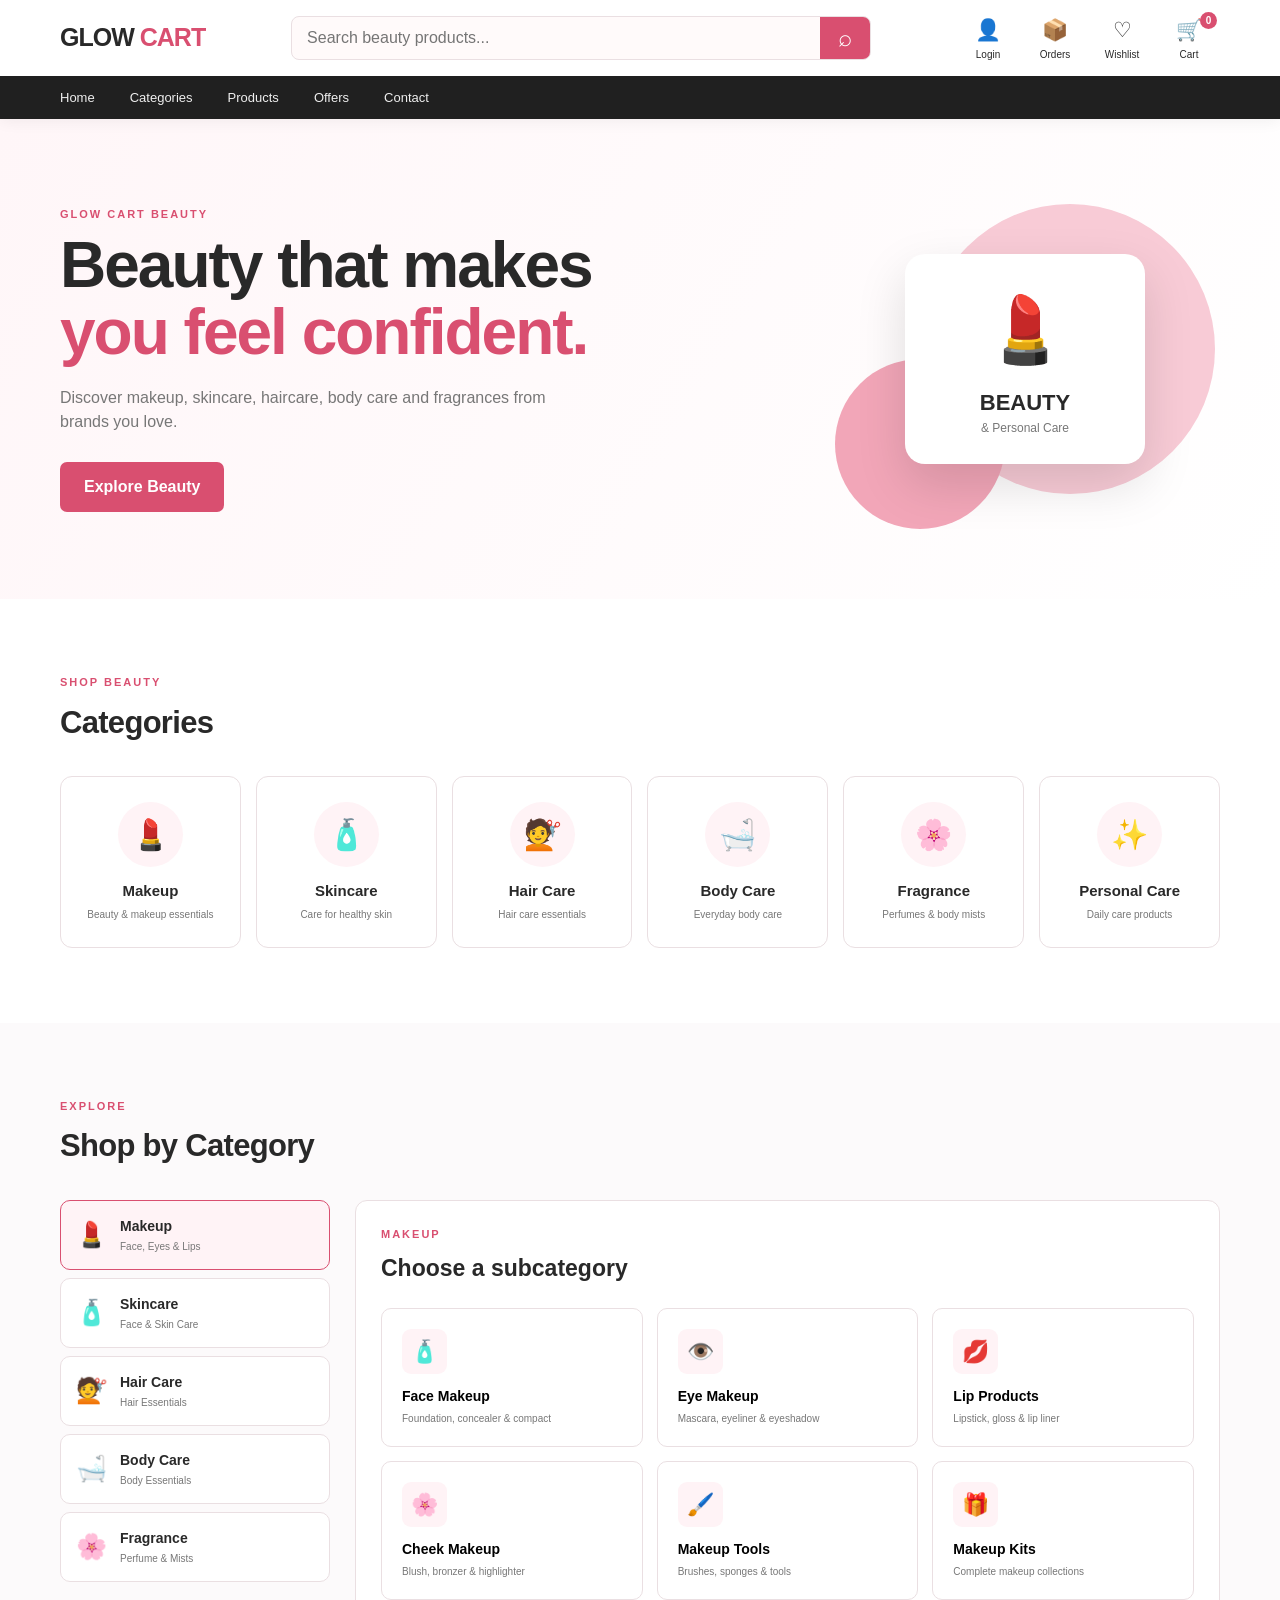
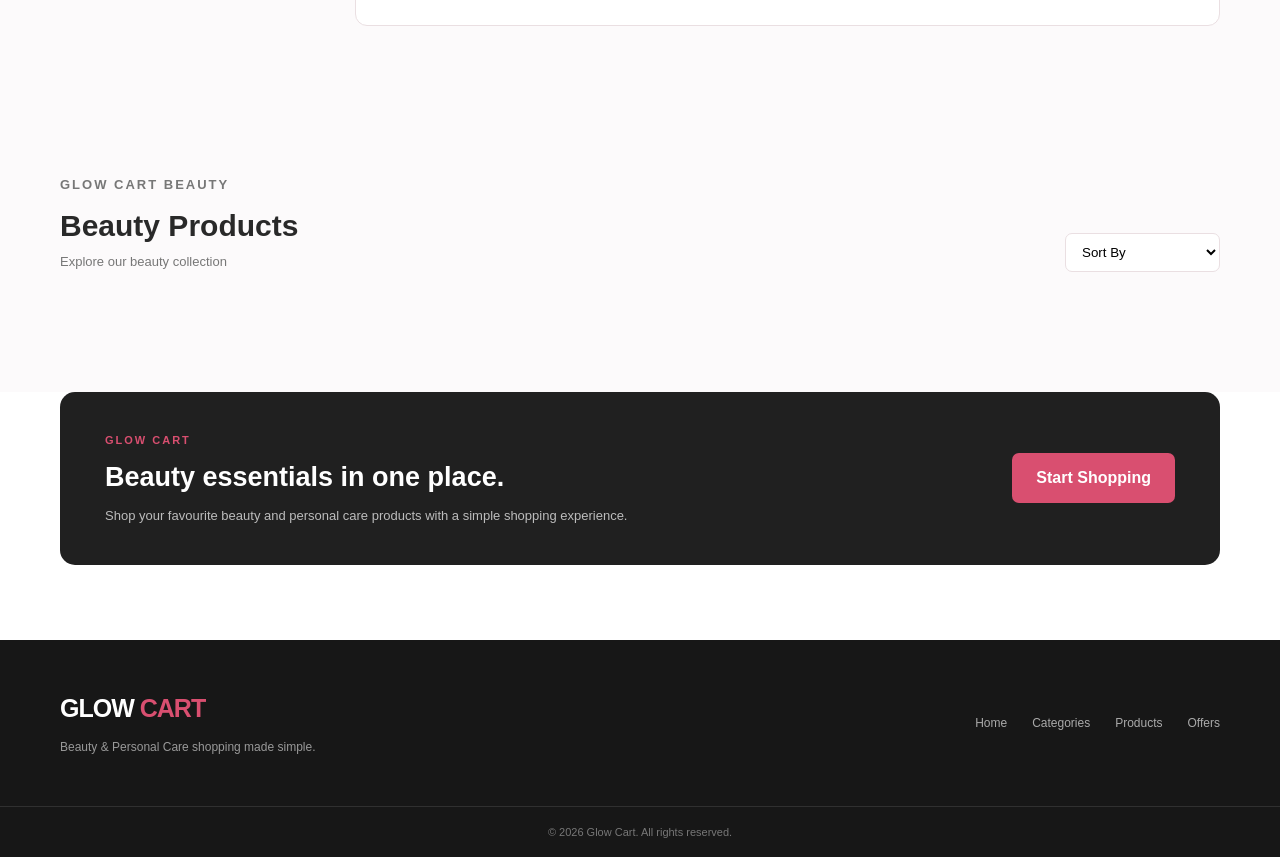
<file: index.html>
<!DOCTYPE html>
<html lang="en">
<head>
    <meta charset="UTF-8">
    <meta name="viewport" content="width=device-width, initial-scale=1.0">
    <meta name="description" content="Glow Cart - Beauty and Personal Care">
    <title>Glow Cart | Beauty & Personal Care</title>
    <link rel="stylesheet" href="css/style.css">
    <link rel="stylesheet" href="css/products.css">
</head>
<body>

<header class="header">
    <div class="container top-header">

        <a href="index.html" class="logo">
            GLOW <span>CART</span>
        </a>

        <div class="search-box">
            <input type="text" id="searchInput" placeholder="Search beauty products...">
            <button id="searchBtn">⌕</button>
        </div>

        <div class="header-actions">

            <div class="account-wrapper">
    <button class="header-btn account-btn" id="accountBtn" type="button">
        <span>👤</span>
        <small id="accountText">Login</small>
    </button>

    <div class="account-menu" id="accountMenu">
        <a href="pages/login.html" id="loginLink">Login</a>
        <a href="pages/register.html" id="registerLink">Register</a>

        <a href="pages/orders.html" id="ordersLink" style="display:none;">
            My Orders
        </a>

        <button id="logoutBtn" style="display:none;">
            Logout
        </button>
    </div>
</div>

            <a href="pages/orders.html" class="header-btn">
                <span>📦</span>
                <small>Orders</small>
            </a>

            <a href="pages/wishlist.html" class="header-btn" id="wishlistBtn">
                <span>♡</span>
                <small>Wishlist</small>
            </a>

            <a href="pages/cart.html" class="header-btn cart-button" id="cartBtn">
                <span>🛒</span>
                <small>Cart</small>
                <b id="cartCount">0</b>
            </a>

        </div>

    </div>

    <nav class="nav">
        <div class="container nav-inner">
            <a href="#home">Home</a>
            <a href="#categories">Categories</a>
            <a href="#productsSection">Products</a>
            <a href="#offers">Offers</a>
            <a href="#footer">Contact</a>
        </div>
    </nav>

</header>

<main>

<section class="hero" id="home">
    <div class="container hero-content">

        <div class="hero-text">
            <p class="eyebrow">GLOW CART BEAUTY</p>

            <h1>
                Beauty that makes
                <span>you feel confident.</span>
            </h1>

            <p>
                Discover makeup, skincare, haircare, body care and fragrances
                from brands you love.
            </p>

            <a href="#categories" class="primary-btn">
                Explore Beauty
            </a>
        </div>

        <div class="hero-visual">
            <div class="circle circle-one"></div>
            <div class="circle circle-two"></div>

            <div class="beauty-card">
                <div class="beauty-icon">💄</div>
                <strong>BEAUTY</strong>
                <span>& Personal Care</span>
            </div>
        </div>

    </div>
</section>

<section class="categories" id="categories">
    <div class="container">

        <div class="section-heading">
            <div>
                <p class="eyebrow">SHOP BEAUTY</p>
                <h2>Categories</h2>
            </div>
        </div>

        <div class="category-grid">

            <button class="category-card" data-category="Makeup">
                <div class="category-icon">💄</div>
                <h3>Makeup</h3>
                <p>Beauty & makeup essentials</p>
            </button>

            <button class="category-card" data-category="Skincare">
                <div class="category-icon">🧴</div>
                <h3>Skincare</h3>
                <p>Care for healthy skin</p>
            </button>

            <button class="category-card" data-category="Hair Care">
                <div class="category-icon">💇</div>
                <h3>Hair Care</h3>
                <p>Hair care essentials</p>
            </button>

            <button class="category-card" data-category="Body Care">
                <div class="category-icon">🛁</div>
                <h3>Body Care</h3>
                <p>Everyday body care</p>
            </button>

            <button class="category-card" data-category="Fragrance">
                <div class="category-icon">🌸</div>
                <h3>Fragrance</h3>
                <p>Perfumes & body mists</p>
            </button>

            <button class="category-card" data-category="Personal Care">
                <div class="category-icon">✨</div>
                <h3>Personal Care</h3>
                <p>Daily care products</p>
            </button>

        </div>

    </div>
</section>

<section class="subcategory-section">
    <div class="container">

        <div class="section-heading">
            <div>
                <p class="eyebrow">EXPLORE</p>
                <h2>Shop by Category</h2>
            </div>
        </div>

        <div class="subcategory-layout">

            <div class="subcategory-menu">

                <button class="subcategory-item active" data-main="Makeup">
                    <span>💄</span>
                    <div>
                        <strong>Makeup</strong>
                        <small>Face, Eyes & Lips</small>
                    </div>
                </button>

                <button class="subcategory-item" data-main="Skincare">
                    <span>🧴</span>
                    <div>
                        <strong>Skincare</strong>
                        <small>Face & Skin Care</small>
                    </div>
                </button>

                <button class="subcategory-item" data-main="Hair Care">
                    <span>💇</span>
                    <div>
                        <strong>Hair Care</strong>
                        <small>Hair Essentials</small>
                    </div>
                </button>

                <button class="subcategory-item" data-main="Body Care">
                    <span>🛁</span>
                    <div>
                        <strong>Body Care</strong>
                        <small>Body Essentials</small>
                    </div>
                </button>

                <button class="subcategory-item" data-main="Fragrance">
                    <span>🌸</span>
                    <div>
                        <strong>Fragrance</strong>
                        <small>Perfume & Mists</small>
                    </div>
                </button>

            </div>

            <div class="subcategory-content">

                <div class="subcategory-header">
                    <div>
                        <p class="eyebrow">MAKEUP</p>
                        <h3>Choose a subcategory</h3>
                    </div>
                </div>

                <div class="subcategory-grid" id="subcategoryGrid"></div>

            </div>

        </div>

    </div>
</section>

<section class="products-section" id="productsSection">
    <div class="container">

        <div class="products-header">
            <div>
                <p class="eyebrow">GLOW CART BEAUTY</p>
                <h2 id="productsTitle">Beauty Products</h2>
                <p id="productsDescription">Explore our beauty collection</p>
            </div>

            <div class="product-controls">
                <select id="sortProducts">
                    <option value="default">Sort By</option>
                    <option value="low">Price: Low to High</option>
                    <option value="high">Price: High to Low</option>
                    <option value="rating">Highest Rated</option>
                </select>
            </div>
        </div>

        <div class="brand-filter" id="brandFilter"></div>

        <div class="products-grid" id="productsGrid"></div>

        <div class="no-products" id="noProducts">
            <div class="empty-icon">🔍</div>
            <h3>No products found</h3>
            <p>Try another category or brand.</p>
        </div>

    </div>
</section>

<section class="offers" id="offers">
    <div class="container offer-box">

        <div>
            <p class="eyebrow">GLOW CART</p>
            <h2>Beauty essentials in one place.</h2>
            <p>
                Shop your favourite beauty and personal care products
                with a simple shopping experience.
            </p>
        </div>

        <a href="#categories" class="primary-btn">
            Start Shopping
        </a>

    </div>
</section>

</main>

<footer class="footer" id="footer">
    <div class="container footer-content">

        <div>
            <a href="index.html" class="logo footer-logo">
                GLOW <span>CART</span>
            </a>

            <p>
                Beauty & Personal Care shopping made simple.
            </p>
        </div>

        <div class="footer-links">
            <a href="#home">Home</a>
            <a href="#categories">Categories</a>
            <a href="#productsSection">Products</a>
            <a href="#offers">Offers</a>
        </div>

    </div>

    <div class="footer-bottom">
        © 2026 Glow Cart. All rights reserved.
    </div>
</footer>

<div class="toast" id="toast"></div>

<script src="data/products.js"></script>
<script src="js/cart.js"></script>
<script src="js/app.js"></script>
<script src="js/products.js"></script>

<script>
document.addEventListener("DOMContentLoaded", function () {

    const accountBtn = document.getElementById("accountBtn");
    const accountMenu = document.getElementById("accountMenu");
    const accountText = document.getElementById("accountText");

    const loginLink = document.getElementById("loginLink");
    const registerLink = document.getElementById("registerLink");
    const ordersLink = document.getElementById("ordersLink");
    const logoutBtn = document.getElementById("logoutBtn");

    const loggedIn = localStorage.getItem("glowCartLoggedIn");
    const user = JSON.parse(localStorage.getItem("glowCartUser"));

    accountBtn.addEventListener("click", function (event) {
        event.stopPropagation();
        accountMenu.classList.toggle("show");
    });

    accountMenu.addEventListener("click", function (event) {
        event.stopPropagation();
    });

    document.addEventListener("click", function () {
        accountMenu.classList.remove("show");
    });

    if (loggedIn === "true" && user) {

        accountText.textContent = user.name;

        loginLink.style.display = "none";
        registerLink.style.display = "none";

        ordersLink.style.display = "block";
        logoutBtn.style.display = "block";

    } else {

        accountText.textContent = "Login";

        loginLink.style.display = "block";
        registerLink.style.display = "block";

        ordersLink.style.display = "none";
        logoutBtn.style.display = "none";
    }

    logoutBtn.addEventListener("click", function () {

        localStorage.removeItem("glowCartLoggedIn");

        window.location.reload();
    });

});
</script>

</body>
</html>
</file>
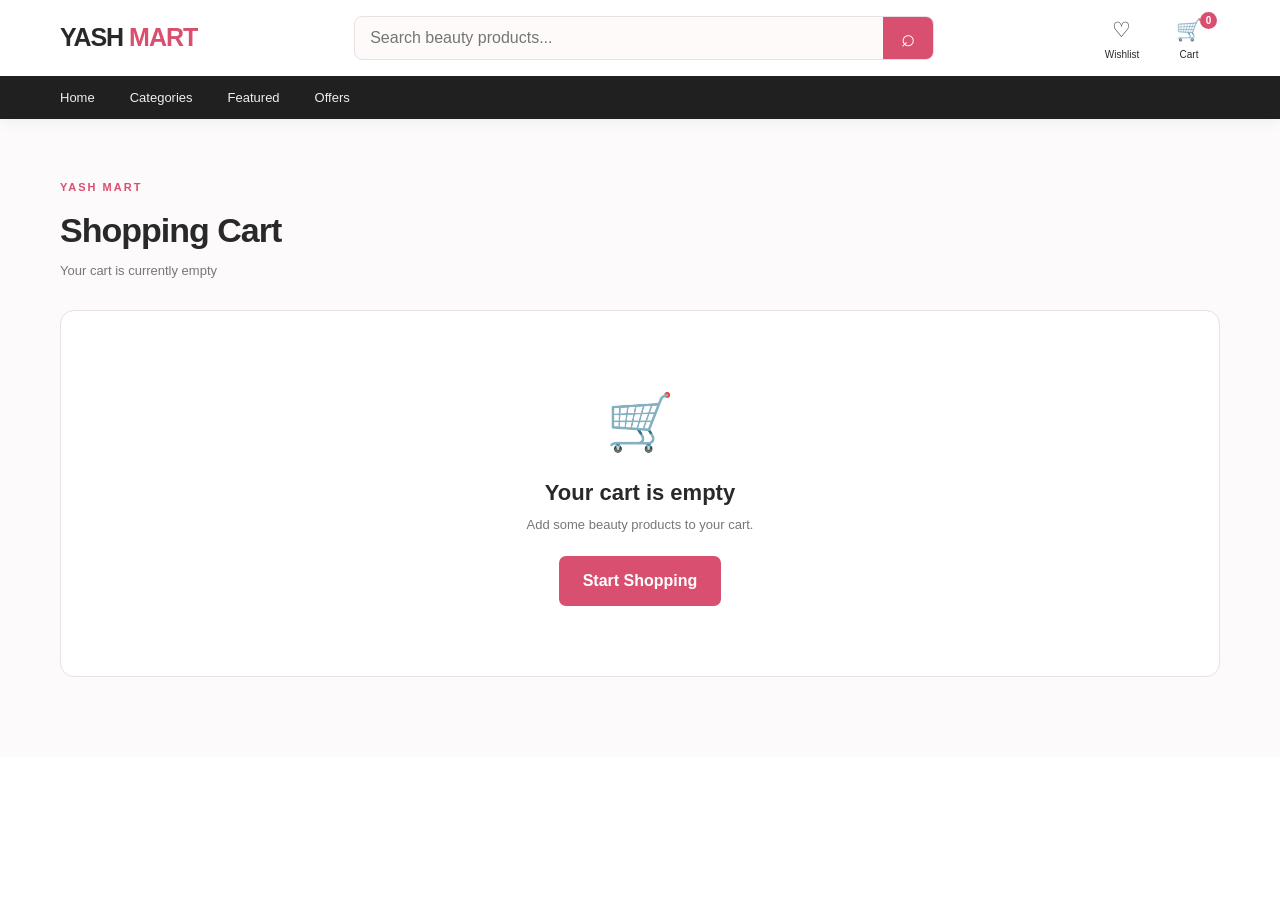
<file: pages/cart.html>
<!DOCTYPE html>
<html lang="en">
<head>
    <meta charset="UTF-8">
    <meta name="viewport" content="width=device-width, initial-scale=1.0">
    <title>Shopping Cart | YASH MART</title>

    <link rel="stylesheet" href="../css/style.css">
    <link rel="stylesheet" href="../css/cart.css">
</head>

<body>

<header class="header">

    <div class="container top-header">

        <a href="../index.html" class="logo">
            YASH <span>MART</span>
        </a>

        <div class="search-box">
            <input
                type="text"
                placeholder="Search beauty products..."
            >
            <button>⌕</button>
        </div>

        <div class="header-actions">

            <a href="wishlist.html" class="header-btn">
                <span>♡</span>
                <small>Wishlist</small>
            </a>

            <a href="cart.html" class="header-btn cart-button">
                <span>🛒</span>
                <small>Cart</small>
                <b id="cartCount">0</b>
            </a>

        </div>

    </div>

    <nav class="nav">
        <div class="container nav-inner">
            <a href="../index.html">Home</a>
            <a href="../index.html#categories">Categories</a>
            <a href="../index.html#featured">Featured</a>
            <a href="../index.html#offers">Offers</a>
        </div>
    </nav>

</header>

<main>

<section class="cart-section">

    <div class="container">

        <div class="page-heading">
            <p class="eyebrow">YASH MART</p>
            <h1>Shopping Cart</h1>
            <p id="cartItemsText">Your selected products</p>
        </div>

        <div id="cartEmpty" class="empty-state">

            <div class="empty-icon">🛒</div>

            <h2>Your cart is empty</h2>

            <p>
                Add some beauty products to your cart.
            </p>

            <a
                href="../index.html#categories"
                class="primary-btn">
                Start Shopping
            </a>

        </div>

        <div id="cartContent" class="cart-layout">

            <div class="cart-products" id="cartProducts"></div>

            <aside class="cart-summary">

                <h2>Order Summary</h2>

                <div class="summary-row">
                    <span>Subtotal</span>
                    <strong id="cartSubtotal">₹0</strong>
                </div>

                <div class="summary-row">
                    <span>Delivery</span>
                    <strong>FREE</strong>
                </div>

                <div class="summary-line"></div>

                <div class="summary-total">
                    <span>Total</span>
                    <strong id="cartTotal">₹0</strong>
                </div>

                <button
                    class="checkout-btn"
                    id="checkoutBtn">
                    Proceed to Checkout
                </button>

                <a
                    href="../index.html#categories"
                    class="continue-shopping">
                    ← Continue Shopping
                </a>

            </aside>

        </div>

    </div>

</section>

</main>

<div class="toast" id="toast"></div>

<script src="../data/products.js"></script>
<script src="../js/cart.js"></script>

<script>

const cartProducts =
    document.getElementById("cartProducts");

const cartContent =
    document.getElementById("cartContent");

const cartEmpty =
    document.getElementById("cartEmpty");

const cartSubtotal =
    document.getElementById("cartSubtotal");

const cartTotal =
    document.getElementById("cartTotal");

const cartItemsText =
    document.getElementById("cartItemsText");

function renderCart() {

    const cart = getCart();

    if (cart.length === 0) {

        cartEmpty.style.display = "block";
        cartContent.style.display = "none";

        cartItemsText.textContent =
            "Your cart is currently empty";

        return;
    }

    cartEmpty.style.display = "none";
    cartContent.style.display = "grid";

    cartItemsText.textContent =
        `${getCartItemsCount()} item(s) in your cart`;

    cartProducts.innerHTML = "";

    cart.forEach(product => {

        const item =
            document.createElement("div");

        item.className = "cart-item";

        item.innerHTML = `

            <div class="cart-product-image">
                ${product.image}
            </div>

            <div class="cart-product-info">

                <span class="cart-brand">
                    ${product.brand}
                </span>

                <h3>${product.name}</h3>

                <p>${product.type}</p>

                <strong>
                    ${formatCartPrice(product.price)}
                </strong>

            </div>

            <div class="quantity-control">

                <button
                    onclick="updateQuantity(${product.id}, -1)">
                    −
                </button>

                <span>${product.quantity}</span>

                <button
                    onclick="updateQuantity(${product.id}, 1)">
                    +
                </button>

            </div>

            <div class="cart-item-total">
                ${formatCartPrice(
                    product.price * product.quantity
                )}
            </div>

            <button
                class="remove-cart"
                onclick="removeFromCart(${product.id})">
                Remove
            </button>

        `;

        cartProducts.appendChild(item);
    });

    const total = getCartTotal();

    cartSubtotal.textContent =
        formatCartPrice(total);

    cartTotal.textContent =
        formatCartPrice(total);
}

document
    .getElementById("checkoutBtn")
    .addEventListener("click", () => {

        if (getCart().length === 0) {
            showToast("Your cart is empty");
            return;
        }

        window.location.href =
            "checkout.html";
    });

renderCart();
updateCartCount();

</script>

</body>
</html>
</file>
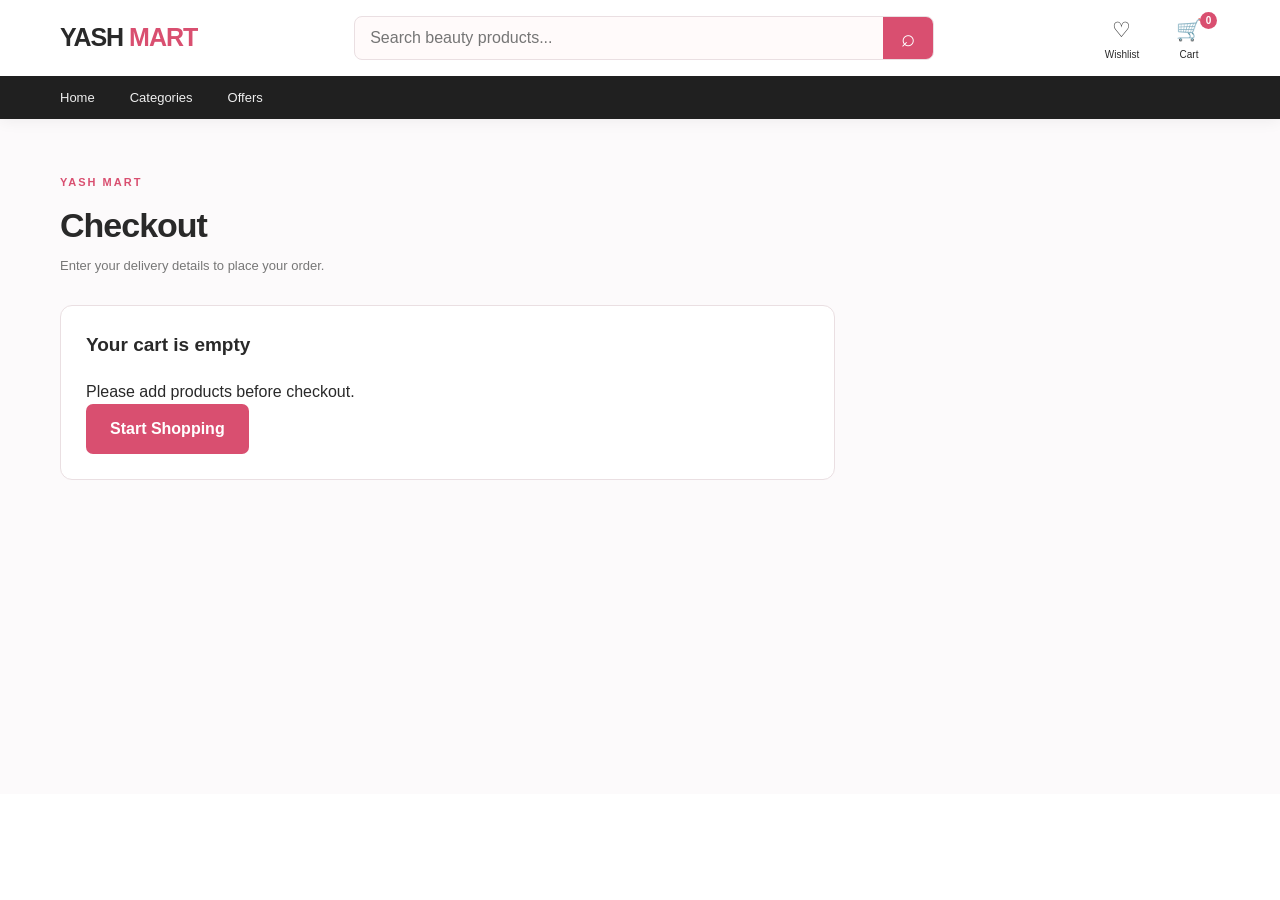
<file: pages/checkout.html>
<!DOCTYPE html>
<html lang="en">
<head>
    <meta charset="UTF-8">
    <meta name="viewport" content="width=device-width, initial-scale=1.0">

    <meta name="description" content="YASH MART Checkout">

    <title>Checkout | YASH MART</title>

    <link rel="stylesheet" href="../css/style.css">
    <link rel="stylesheet" href="../css/cart.css">

    <style>
        .checkout-section {
            padding: 55px 0 80px;
            background: #fcfafb;
            min-height: 75vh;
        }

        .checkout-layout {
            display: grid;
            grid-template-columns: 1fr 360px;
            gap: 25px;
            align-items: start;
        }

        .checkout-card {
            background: #ffffff;
            border: 1px solid #eadfe2;
            border-radius: 12px;
            padding: 25px;
            margin-bottom: 18px;
        }

        .checkout-card h2 {
            font-size: 19px;
            margin-bottom: 20px;
        }

        .form-grid {
            display: grid;
            grid-template-columns: 1fr 1fr;
            gap: 15px;
        }

        .form-group {
            display: flex;
            flex-direction: column;
            gap: 6px;
        }

        .form-group.full {
            grid-column: 1 / -1;
        }

        .form-group label {
            font-size: 12px;
            font-weight: 700;
        }

        .form-group input,
        .form-group select,
        .form-group textarea {
            width: 100%;
            border: 1px solid #ded5d8;
            border-radius: 7px;
            padding: 12px;
            font-family: inherit;
            font-size: 13px;
            outline: none;
            background: #fff;
        }

        .form-group input:focus,
        .form-group select:focus,
        .form-group textarea:focus {
            border-color: #d94f70;
        }

        .form-group textarea {
            min-height: 90px;
            resize: vertical;
        }

        .checkout-summary {
            background: #ffffff;
            border: 1px solid #eadfe2;
            border-radius: 12px;
            padding: 23px;
            position: sticky;
            top: 120px;
        }

        .checkout-summary h2 {
            font-size: 19px;
            margin-bottom: 18px;
        }

        .checkout-product {
            display: flex;
            gap: 12px;
            padding: 12px 0;
            border-bottom: 1px solid #f0e8ea;
        }

        .checkout-product-image {
            width: 55px;
            height: 55px;
            border-radius: 8px;
            background: #fff3f6;
            display: flex;
            align-items: center;
            justify-content: center;
            font-size: 25px;
            flex-shrink: 0;
        }

        .checkout-product-info {
            flex: 1;
        }

        .checkout-product-info h3 {
            font-size: 12px;
            margin-bottom: 3px;
        }

        .checkout-product-info p {
            color: #888;
            font-size: 10px;
        }

        .checkout-product-price {
            font-size: 12px;
            font-weight: 700;
            white-space: nowrap;
        }

        .checkout-summary-row {
            display: flex;
            justify-content: space-between;
            font-size: 13px;
            margin-top: 14px;
        }

        .checkout-total {
            display: flex;
            justify-content: space-between;
            border-top: 1px solid #eadfe2;
            margin-top: 17px;
            padding-top: 17px;
            font-size: 17px;
            font-weight: 800;
        }

        .place-order-btn {
            width: 100%;
            border: 0;
            border-radius: 7px;
            background: #d94f70;
            color: #ffffff;
            padding: 14px;
            margin-top: 20px;
            font-size: 13px;
            font-weight: 700;
            cursor: pointer;
        }

        .place-order-btn:hover {
            background: #b93d5c;
        }

        .demo-note {
            background: #fff7e8;
            border: 1px solid #f1dfb5;
            border-radius: 8px;
            padding: 11px;
            margin-top: 15px;
            font-size: 11px;
            color: #755d27;
        }

        .order-success {
            display: none;
            text-align: center;
            background: #ffffff;
            border: 1px solid #eadfe2;
            border-radius: 14px;
            padding: 60px 25px;
        }

        .success-icon {
            width: 65px;
            height: 65px;
            margin: 0 auto 18px;
            border-radius: 50%;
            background: #eaf8ef;
            display: flex;
            align-items: center;
            justify-content: center;
            font-size: 30px;
        }

        .order-success h2 {
            font-size: 25px;
            margin-bottom: 8px;
        }

        .order-success p {
            color: #777;
            font-size: 13px;
            margin-bottom: 8px;
        }

        .order-id {
            font-weight: 800;
            color: #d94f70;
            margin: 15px 0 25px;
        }

        .success-buttons {
            display: flex;
            justify-content: center;
            gap: 10px;
        }

        .secondary-btn {
            display: inline-block;
            padding: 11px 18px;
            border: 1px solid #eadfe2;
            border-radius: 7px;
            color: #555;
            background: white;
            font-size: 12px;
        }

        @media (max-width: 850px) {
            .checkout-layout {
                grid-template-columns: 1fr;
            }

            .checkout-summary {
                position: static;
            }
        }

        @media (max-width: 550px) {
            .form-grid {
                grid-template-columns: 1fr;
            }

            .form-group.full {
                grid-column: auto;
            }
        }
    </style>
</head>

<body>

<header class="header">

    <div class="container top-header">

        <a href="../index.html" class="logo">
            YASH <span>MART</span>
        </a>

        <div class="search-box">
            <input
                type="text"
                placeholder="Search beauty products..."
            >
            <button>⌕</button>
        </div>

        <div class="header-actions">

            <a href="wishlist.html" class="header-btn">
                <span>♡</span>
                <small>Wishlist</small>
            </a>

            <a href="cart.html" class="header-btn cart-button">
                <span>🛒</span>
                <small>Cart</small>
                <b id="cartCount">0</b>
            </a>

        </div>

    </div>

    <nav class="nav">

        <div class="container nav-inner">

            <a href="../index.html">
                Home
            </a>

            <a href="../index.html#categories">
                Categories
            </a>

            <a href="../index.html#offers">
                Offers
            </a>

        </div>

    </nav>

</header>

<main>

<section class="checkout-section">

    <div class="container">

        <div class="page-heading">

            <p class="eyebrow">
                YASH MART
            </p>

            <h1>
                Checkout
            </h1>

            <p>
                Enter your delivery details to place your order.
            </p>

        </div>

        <div id="checkoutContent" class="checkout-layout">

            <div>

                <div class="checkout-card">

                    <h2>
                        👤 Customer Details
                    </h2>

                    <div class="form-grid">

                        <div class="form-group">

                            <label for="customerName">
                                Full Name *
                            </label>

                            <input
                                type="text"
                                id="customerName"
                                placeholder="Enter your full name"
                                required
                            >

                        </div>

                        <div class="form-group">

                            <label for="mobile">
                                Mobile Number *
                            </label>

                            <input
                                type="tel"
                                id="mobile"
                                placeholder="10-digit mobile number"
                                maxlength="10"
                                required
                            >

                        </div>

                        <div class="form-group full">

                            <label for="email">
                                Email Address
                            </label>

                            <input
                                type="email"
                                id="email"
                                placeholder="example@email.com"
                            >

                        </div>

                    </div>

                </div>

                <div class="checkout-card">

                    <h2>
                        📍 Delivery Address
                    </h2>

                    <div class="form-grid">

                        <div class="form-group full">

                            <label for="address">
                                House / Street / Area *
                            </label>

                            <textarea
                                id="address"
                                placeholder="Enter your complete address"
                                required
                            ></textarea>

                        </div>

                        <div class="form-group">

                            <label for="city">
                                City *
                            </label>

                            <input
                                type="text"
                                id="city"
                                placeholder="Enter city"
                                required
                            >

                        </div>

                        <div class="form-group">

                            <label for="state">
                                State *
                            </label>

                            <select id="state">

                                <option value="">
                                    Select State
                                </option>

                                <option>
                                    Gujarat
                                </option>

                                <option>
                                    Maharashtra
                                </option>

                                <option>
                                    Rajasthan
                                </option>

                                <option>
                                    Delhi
                                </option>

                                <option>
                                    Karnataka
                                </option>

                                <option>
                                    Other
                                </option>

                            </select>

                        </div>

                        <div class="form-group">

                            <label for="pincode">
                                Pincode *
                            </label>

                            <input
                                type="text"
                                id="pincode"
                                placeholder="6-digit pincode"
                                maxlength="6"
                                required
                            >

                        </div>

                    </div>

                </div>

            </div>

            <aside class="checkout-summary">

                <h2>
                    Order Summary
                </h2>

                <div id="checkoutProducts"></div>

                <div class="checkout-summary-row">

                    <span>
                        Subtotal
                    </span>

                    <strong id="checkoutSubtotal">
                        ₹0
                    </strong>

                </div>

                <div class="checkout-summary-row">

                    <span>
                        Delivery
                    </span>

                    <strong>
                        FREE
                    </strong>

                </div>

                <div class="checkout-total">

                    <span>
                        Total
                    </span>

                    <strong id="checkoutTotal">
                        ₹0
                    </strong>

                </div>

                <button
                      id="placeOrderBtn"
                     class="place-order-btn">
                     Continue to Payment
                 </button>

                <div class="demo-note">
                    🎓 <strong>College Fair Demo</strong><br>
                    Payment will be added in the next part.
                </div>

            </aside>

        </div>

        <div id="orderSuccess" class="order-success">

            <div class="success-icon">
                ✓
            </div>

            <h2>
                Order Placed Successfully!
            </h2>

            <p>
                Thank you for shopping with YASH MART.
            </p>

            <p>
                Your demo order has been created.
            </p>

            <div class="order-id">
                Order ID: <span id="orderId"></span>
            </div>

            <div class="success-buttons">

                <a
                    href="../index.html"
                    class="primary-btn">
                    Continue Shopping
                </a>

                <a
                    href="cart.html"
                    class="secondary-btn">
                    View Cart
                </a>

            </div>

        </div>

    </div>

</section>

</main>

<div class="toast" id="toast"></div>

<script src="../data/products.js"></script>
<script src="../js/cart.js"></script>

<script>

const checkoutProducts =
    document.getElementById("checkoutProducts");

const checkoutSubtotal =
    document.getElementById("checkoutSubtotal");

const checkoutTotal =
    document.getElementById("checkoutTotal");

const checkoutContent =
    document.getElementById("checkoutContent");

const orderSuccess =
    document.getElementById("orderSuccess");

const placeOrderBtn =
    document.getElementById("placeOrderBtn");

function renderCheckout() {

    const cart = getCart();

    if (cart.length === 0) {

        checkoutContent.innerHTML = `
            <div class="checkout-card">
                <h2>Your cart is empty</h2>
                <p>
                    Please add products before checkout.
                </p>

                <a
                    href="../index.html#categories"
                    class="primary-btn">
                    Start Shopping
                </a>
            </div>
        `;

        return;
    }

    checkoutProducts.innerHTML = "";

    cart.forEach(product => {

        const item =
            document.createElement("div");

        item.className =
            "checkout-product";

        item.innerHTML = `

            <div class="checkout-product-image">
                ${product.image}
            </div>

            <div class="checkout-product-info">

                <h3>
                    ${product.name}
                </h3>

                <p>
                    ${product.brand} · Qty ${product.quantity}
                </p>

            </div>

            <div class="checkout-product-price">
                ${formatCartPrice(
                    product.price * product.quantity
                )}
            </div>
        `;

        checkoutProducts.appendChild(item);
    });

    const total = getCartTotal();

    checkoutSubtotal.textContent =
        formatCartPrice(total);

    checkoutTotal.textContent =
        formatCartPrice(total);
}

function getInputValue(id) {

    return document
        .getElementById(id)
        .value
        .trim();
}

function validateCheckout() {

    const name =
        getInputValue("customerName");

    const mobile =
        getInputValue("mobile");

    const address =
        getInputValue("address");

    const city =
        getInputValue("city");

    const state =
        getInputValue("state");

    const pincode =
        getInputValue("pincode");

    if (!name) {
        showToast("Please enter your name");
        return false;
    }

    if (!/^[0-9]{10}$/.test(mobile)) {
        showToast("Enter a valid 10-digit mobile number");
        return false;
    }

    if (!address) {
        showToast("Please enter your address");
        return false;
    }

    if (!city) {
        showToast("Please enter your city");
        return false;
    }

    if (!state) {
        showToast("Please select your state");
        return false;
    }

    if (!/^[0-9]{6}$/.test(pincode)) {
        showToast("Enter a valid 6-digit pincode");
        return false;
    }

    return true;
}

function generateOrderId() {

    const randomNumber =
        Math.floor(100000 + Math.random() * 900000);

    return "YM" + randomNumber;
}

placeOrderBtn.addEventListener("click", () => {

    if (getCart().length === 0) {
        showToast("Your cart is empty");
        return;
    }

    if (!validateCheckout()) {
        return;
    }

    const checkoutData = {

        customer: {
            name: getInputValue("customerName"),
            mobile: getInputValue("mobile"),
            email: getInputValue("email")
        },

        address: {
            address: getInputValue("address"),
            city: getInputValue("city"),
            state: getInputValue("state"),
            pincode: getInputValue("pincode")
        },

        products: getCart(),

        total: getCartTotal()

    };

    localStorage.setItem(
        "yashMartCheckout",
        JSON.stringify(checkoutData)
    );

    window.location.href = "payment.html";
});

renderCheckout();
updateCartCount();

</script>

</body>
</html>
</file>
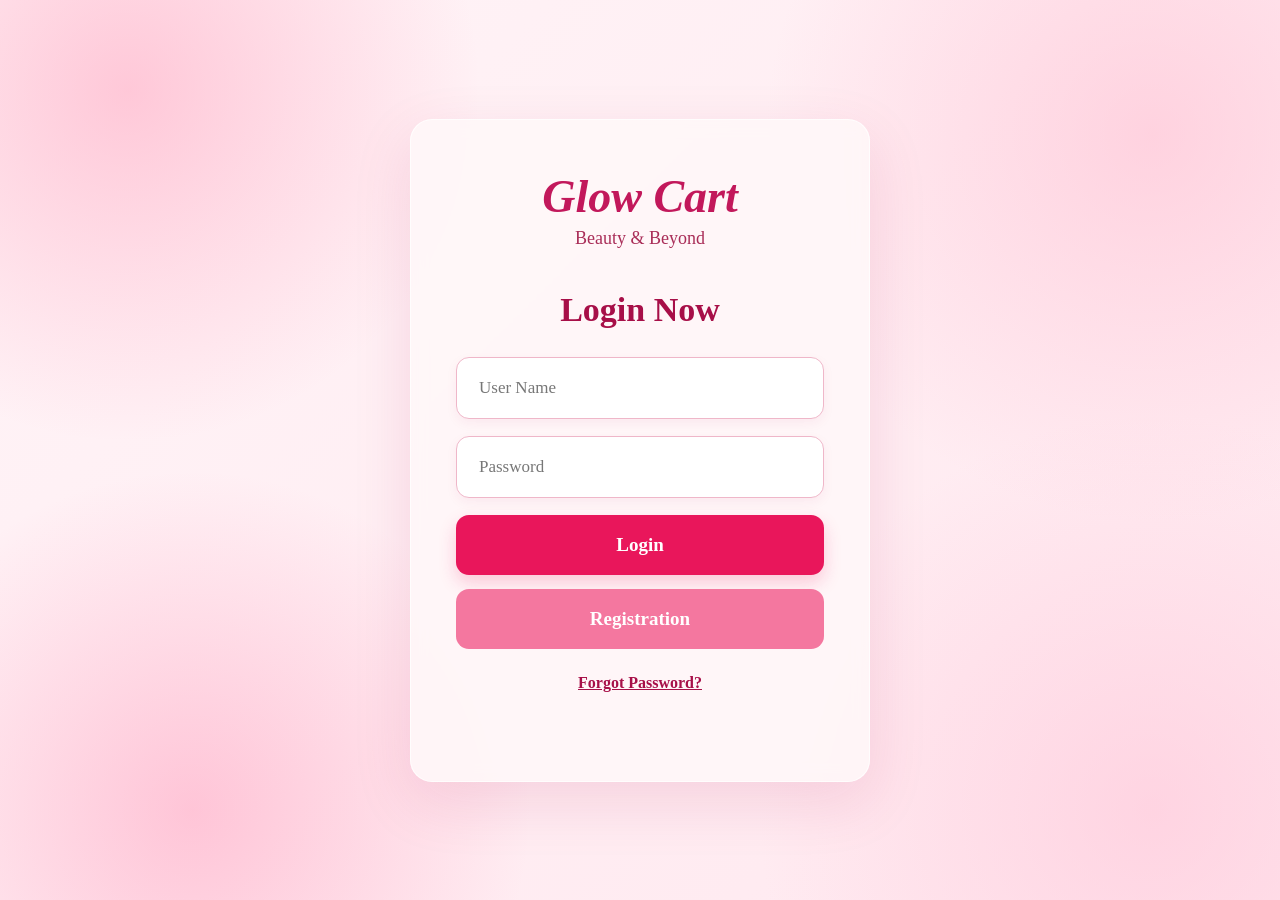
<file: pages/login.html>
<!DOCTYPE html>
<html lang="en">
<head>
    <meta charset="UTF-8">
    <meta name="viewport" content="width=device-width, initial-scale=1.0">
    <title>Login — Glow Cart</title>
    <link rel="stylesheet" href="../css/auth.css">
</head>
<body>

<div class="auth-page">

    <div class="auth-card">

        <div class="brand">
            <h1>Glow Cart</h1>
            <p>Beauty & Beyond</p>
        </div>

        <div class="auth-heading">
            <h2>Login Now</h2>
        </div>

        <form id="loginForm">

            <div class="input-group">
                <input
                    type="text"
                    id="loginUsername"
                    placeholder="User Name"
                    required
                >
            </div>

            <div class="input-group">
                <input
                    type="password"
                    id="loginPassword"
                    placeholder="Password"
                    required
                >
            </div>

            <button type="submit" class="login-btn">
                Login
            </button>

        </form>

        <a href="register.html" class="register-btn">
            Registration
        </a>

        <a href="#" id="forgotPassword" class="forgot-password">
            Forgot Password?
        </a>

        <p id="loginMessage" class="auth-message"></p>

    </div>

</div>

<script src="../js/auth.js"></script>

</body>
</html>
</file>
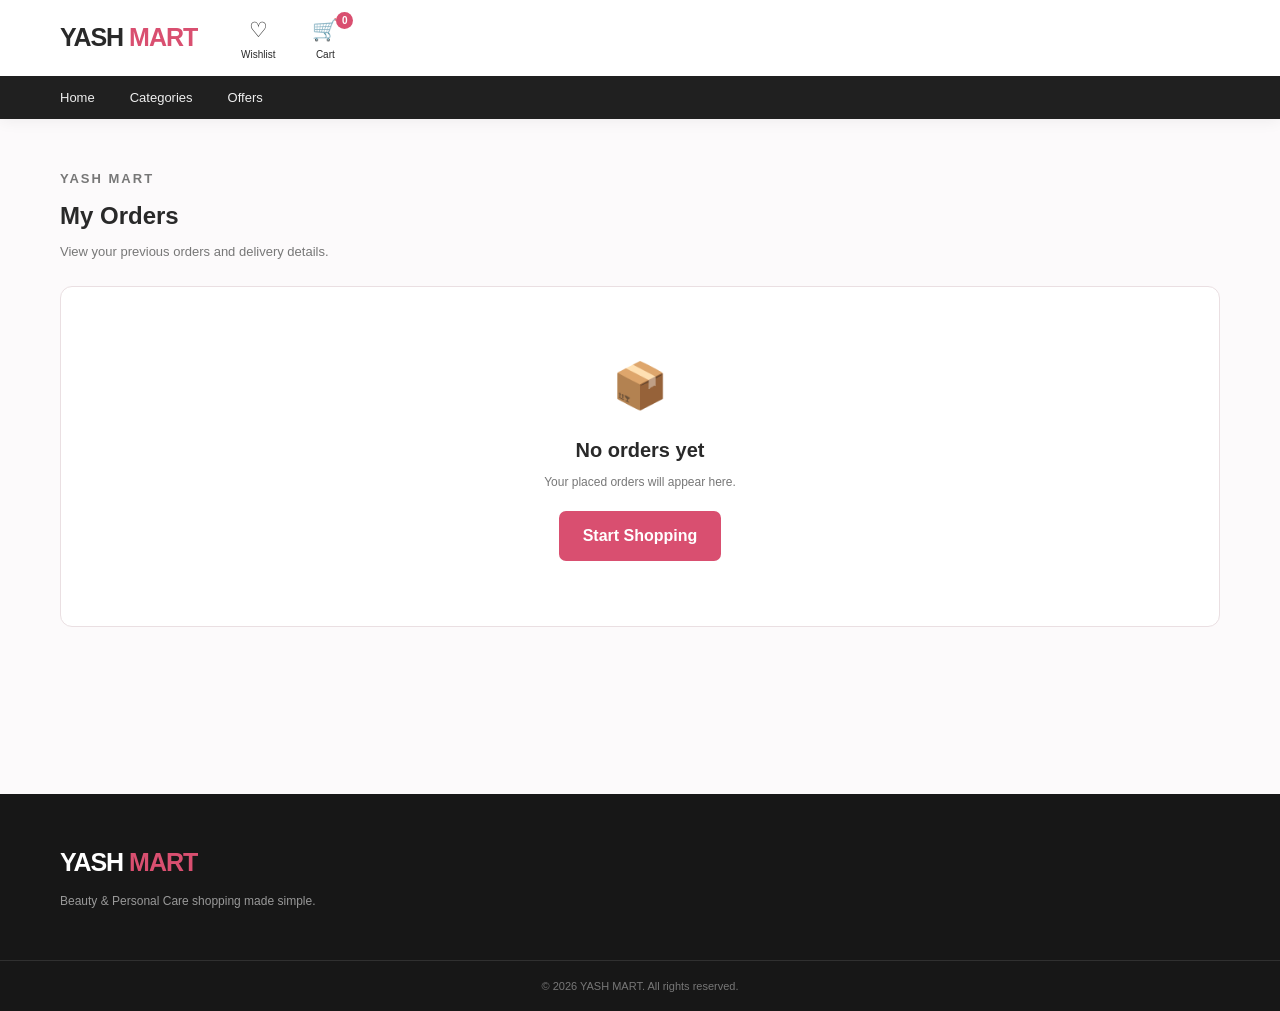
<file: pages/orders.html>
<!DOCTYPE html>
<html lang="en">
<head>
    <meta charset="UTF-8">
    <meta name="viewport" content="width=device-width, initial-scale=1.0">

    <meta name="description" content="YASH MART My Orders">

    <title>My Orders | YASH MART</title>

    <link rel="stylesheet" href="../css/style.css">

    <style>
        .orders-section {
            padding: 50px 0 80px;
            background: #fcfafb;
            min-height: 75vh;
        }

        .orders-heading {
            margin-bottom: 25px;
        }

        .orders-heading h1 {
            margin: 5px 0 8px;
        }

        .orders-heading p {
            color: #777;
            font-size: 13px;
        }

        .orders-list {
            display: flex;
            flex-direction: column;
            gap: 18px;
        }

        .order-card {
            background: #fff;
            border: 1px solid #eadfe2;
            border-radius: 12px;
            overflow: hidden;
        }

        .order-header {
            display: flex;
            justify-content: space-between;
            align-items: center;
            gap: 15px;
            padding: 17px 20px;
            background: #fff9fa;
            border-bottom: 1px solid #eadfe2;
        }

        .order-header-left {
            display: flex;
            flex-direction: column;
            gap: 5px;
        }

        .order-id {
            font-size: 13px;
            font-weight: 800;
        }

        .order-date {
            font-size: 10px;
            color: #888;
        }

        .order-status {
            padding: 6px 10px;
            border-radius: 20px;
            background: #eaf8ef;
            color: #267342;
            font-size: 10px;
            font-weight: 700;
        }

        .order-body {
            padding: 20px;
        }

        .order-products {
            display: flex;
            flex-direction: column;
            gap: 12px;
        }

        .order-product {
            display: flex;
            align-items: center;
            gap: 13px;
            padding-bottom: 12px;
            border-bottom: 1px solid #f1eaec;
        }

        .order-product:last-child {
            border-bottom: 0;
            padding-bottom: 0;
        }

        .order-product-image {
            width: 55px;
            height: 55px;
            border-radius: 8px;
            background: #fff3f6;
            display: flex;
            justify-content: center;
            align-items: center;
            font-size: 25px;
            flex-shrink: 0;
        }

        .order-product-info {
            flex: 1;
        }

        .order-product-info strong {
            display: block;
            font-size: 12px;
            margin-bottom: 4px;
        }

        .order-product-info span {
            font-size: 10px;
            color: #888;
        }

        .order-product-price {
            font-size: 12px;
            font-weight: 700;
            white-space: nowrap;
        }

        .order-details {
            display: grid;
            grid-template-columns: 1fr 1fr;
            gap: 18px;
            margin-top: 22px;
            padding-top: 20px;
            border-top: 1px solid #eadfe2;
        }

        .detail-box h3 {
            font-size: 12px;
            margin-bottom: 8px;
        }

        .detail-box p {
            color: #777;
            font-size: 11px;
            line-height: 1.7;
        }

        .order-total-box {
            display: flex;
            justify-content: space-between;
            align-items: center;
            margin-top: 20px;
            padding: 15px;
            border-radius: 8px;
            background: #faf6f7;
        }

        .order-total-box span {
            font-size: 12px;
        }

        .order-total-box strong {
            font-size: 17px;
        }

        .payment-status {
            display: inline-block;
            margin-top: 7px;
            padding: 5px 8px;
            border-radius: 5px;
            background: #f1f1f1;
            font-size: 9px;
            font-weight: 700;
        }

        .empty-orders {
            background: #fff;
            border: 1px solid #eadfe2;
            border-radius: 12px;
            text-align: center;
            padding: 65px 20px;
        }

        .empty-orders-icon {
            font-size: 45px;
            margin-bottom: 15px;
        }

        .empty-orders h2 {
            font-size: 20px;
            margin-bottom: 8px;
        }

        .empty-orders p {
            color: #777;
            font-size: 12px;
            margin-bottom: 20px;
        }

        .clear-orders-btn {
            border: 1px solid #e4d7da;
            background: #fff;
            color: #777;
            padding: 9px 14px;
            border-radius: 6px;
            font-size: 10px;
            cursor: pointer;
            margin-top: 20px;
        }

        .clear-orders-btn:hover {
            border-color: #d94f70;
            color: #d94f70;
        }

        @media (max-width: 650px) {
            .order-header {
                align-items: flex-start;
                flex-direction: column;
            }

            .order-details {
                grid-template-columns: 1fr;
            }
        }
    </style>
</head>

<body>

<header class="header">

    <div class="container top-header">

        <a href="../index.html" class="logo">
            YASH <span>MART</span>
        </a>

        <div class="header-actions">

            <a href="wishlist.html" class="header-btn">
                <span>♡</span>
                <small>Wishlist</small>
            </a>

            <a href="cart.html" class="header-btn cart-button">
                <span>🛒</span>
                <small>Cart</small>
                <b id="cartCount">0</b>
            </a>

        </div>

    </div>

    <nav class="nav">

        <div class="container nav-inner">

            <a href="../index.html">
                Home
            </a>

            <a href="../index.html#categories">
                Categories
            </a>

            <a href="../index.html#offers">
                Offers
            </a>

        </div>

    </nav>

</header>

<main>

<section class="orders-section">

    <div class="container">

        <div class="orders-heading">

            <p class="eyebrow">
                YASH MART
            </p>

            <h1>
                My Orders
            </h1>

            <p>
                View your previous orders and delivery details.
            </p>

        </div>

        <div id="ordersList" class="orders-list"></div>

    </div>

</section>

</main>

<footer class="footer">

    <div class="container footer-content">

        <div>

            <a href="../index.html" class="logo footer-logo">
                YASH <span>MART</span>
            </a>

            <p>
                Beauty & Personal Care shopping made simple.
            </p>

        </div>

    </div>

    <div class="footer-bottom">
        © 2026 YASH MART. All rights reserved.
    </div>

</footer>

<script src="../data/products.js"></script>
<script src="../js/cart.js"></script>

<script>

const ordersList =
    document.getElementById("ordersList");

function formatOrderPrice(price) {

    return new Intl.NumberFormat("en-IN", {
        style: "currency",
        currency: "INR",
        maximumFractionDigits: 0
    }).format(price);

}

function formatOrderDate(dateString) {

    const date =
        new Date(dateString);

    return date.toLocaleString("en-IN", {
        day: "2-digit",
        month: "short",
        year: "numeric",
        hour: "2-digit",
        minute: "2-digit"
    });

}

function renderOrders() {

    const orders =
        JSON.parse(
            localStorage.getItem("yashMartOrders")
        ) || [];

    if (orders.length === 0) {

        ordersList.innerHTML = `

            <div class="empty-orders">

                <div class="empty-orders-icon">
                    📦
                </div>

                <h2>
                    No orders yet
                </h2>

                <p>
                    Your placed orders will appear here.
                </p>

                <a
                    href="../index.html"
                    class="primary-btn">
                    Start Shopping
                </a>

            </div>

        `;

        return;
    }

    ordersList.innerHTML = "";

    [...orders].reverse().forEach(order => {

        const orderCard =
            document.createElement("article");

        orderCard.className =
            "order-card";

        const productsHTML =
            order.products.map(product => `

                <div class="order-product">

                    <div class="order-product-image">
                        ${product.image}
                    </div>

                    <div class="order-product-info">

                        <strong>
                            ${product.name}
                        </strong>

                        <span>
                            ${product.brand}
                            · Qty ${product.quantity}
                        </span>

                    </div>

                    <div class="order-product-price">
                        ${formatOrderPrice(
                            product.price *
                            product.quantity
                        )}
                    </div>

                </div>

            `).join("");

        orderCard.innerHTML = `

            <div class="order-header">

                <div class="order-header-left">

                    <div class="order-id">
                        Order ID: ${order.orderId}
                    </div>

                    <div class="order-date">
                        ${formatOrderDate(
                            order.createdAt
                        )}
                    </div>

                </div>

                <div class="order-status">
                    ${order.orderStatus}
                </div>

            </div>

            <div class="order-body">

                <div class="order-products">

                    ${productsHTML}

                </div>

                <div class="order-details">

                    <div class="detail-box">

                        <h3>
                            📍 Delivery Address
                        </h3>

                        <p>
                            ${order.customer.name}<br>
                            ${order.customer.mobile}<br>
                            ${order.address.address}<br>
                            ${order.address.city},
                            ${order.address.state}
                            - ${order.address.pincode}
                        </p>

                    </div>

                    <div class="detail-box">

                        <h3>
                            💳 Payment
                        </h3>

                        <p>
                            Method:
                            ${getPaymentMethodName(
                                order.paymentMethod
                            )}
                            <br>

                            Status:
                            ${order.paymentStatus}
                        </p>

                        <span class="payment-status">
                            ${order.paymentStatus}
                        </span>

                    </div>

                </div>

                <div class="order-total-box">

                    <span>
                        Total Amount
                    </span>

                    <strong>
                        ${formatOrderPrice(
                            order.total
                        )}
                    </strong>

                </div>

            </div>

        `;

        ordersList.appendChild(orderCard);

    });

    const clearButton =
        document.createElement("button");

    clearButton.className =
        "clear-orders-btn";

    clearButton.textContent =
        "Clear Demo Orders";

    clearButton.addEventListener("click", () => {

        const confirmClear =
            confirm(
                "Clear all demo orders?"
            );

        if (!confirmClear) {
            return;
        }

        localStorage.removeItem(
            "yashMartOrders"
        );

        renderOrders();

    });

    ordersList.appendChild(clearButton);

}

function getPaymentMethodName(method) {

    if (method === "upi") {
        return "UPI";
    }

    if (method === "card") {
        return "Card";
    }

    if (method === "cod") {
        return "Cash on Delivery";
    }

    return method || "Unknown";

}

renderOrders();
updateCartCount();

</script>

</body>
</html>
</file>
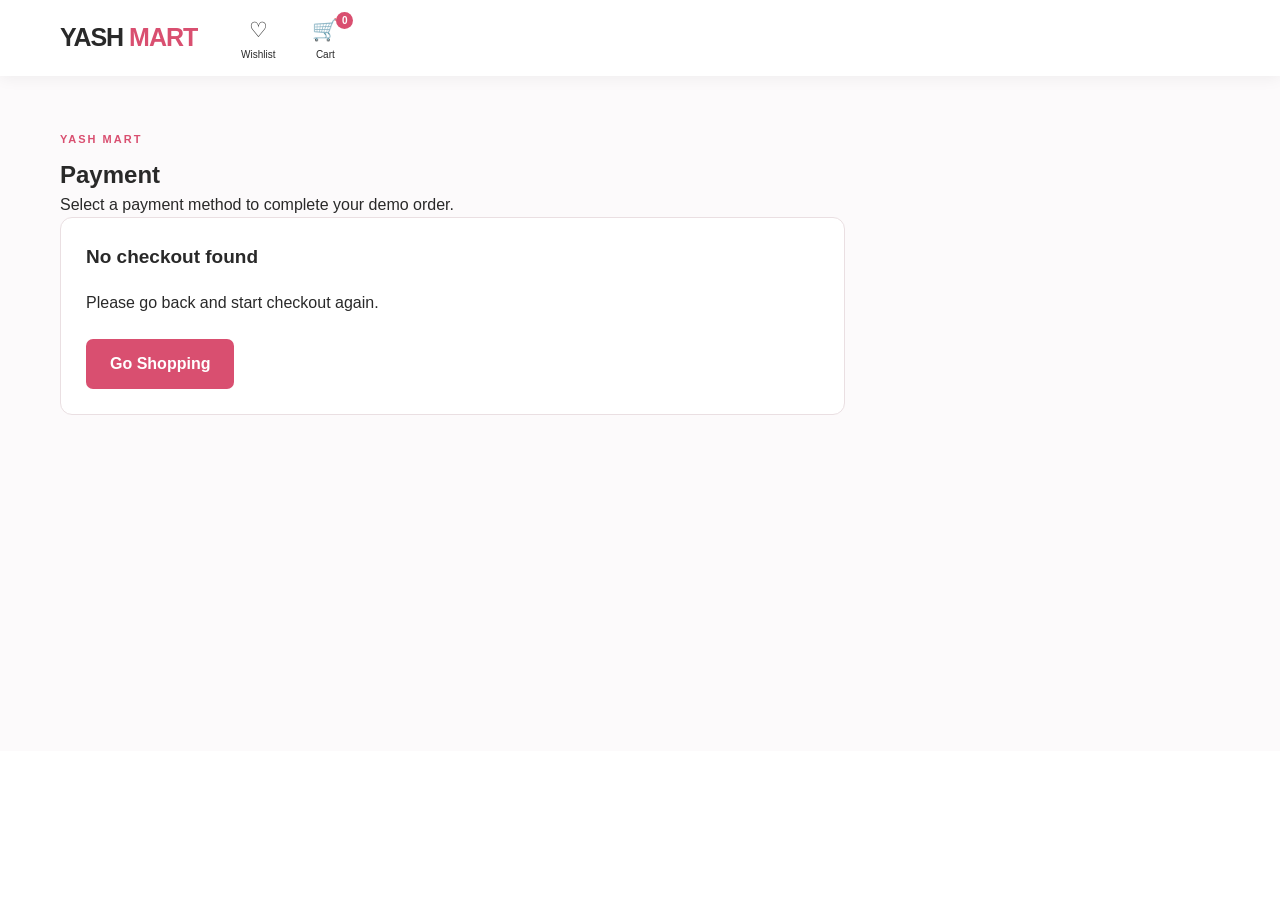
<file: pages/payment.html>
<!DOCTYPE html>
<html lang="en">
<head>
    <meta charset="UTF-8">
    <meta name="viewport" content="width=device-width, initial-scale=1.0">

    <title>Payment | YASH MART</title>

    <link rel="stylesheet" href="../css/style.css">

    <style>
        .payment-section {
            padding: 55px 0 80px;
            background: #fcfafb;
            min-height: 75vh;
        }

        .payment-layout {
            display: grid;
            grid-template-columns: 1fr 350px;
            gap: 25px;
            align-items: start;
        }

        .payment-card,
        .payment-summary {
            background: #fff;
            border: 1px solid #eadfe2;
            border-radius: 12px;
            padding: 25px;
        }

        .payment-card h2,
        .payment-summary h2 {
            font-size: 19px;
            margin-bottom: 20px;
        }

        .payment-method {
            border: 1px solid #eadfe2;
            border-radius: 9px;
            padding: 15px;
            margin-bottom: 10px;
            cursor: pointer;
            display: flex;
            align-items: center;
            gap: 12px;
        }

        .payment-method:hover {
            border-color: #d94f70;
        }

        .payment-method.active {
            border-color: #d94f70;
            background: #fff6f8;
        }

        .payment-method input {
            accent-color: #d94f70;
        }

        .payment-icon {
            font-size: 25px;
        }

        .payment-method-info {
            flex: 1;
        }

        .payment-method-info strong {
            display: block;
            font-size: 13px;
        }

        .payment-method-info small {
            color: #888;
            font-size: 10px;
        }

        .payment-details {
            display: none;
            margin-top: 18px;
            padding: 18px;
            background: #faf7f8;
            border-radius: 8px;
        }

        .payment-details.active {
            display: block;
        }

        .payment-input {
            width: 100%;
            border: 1px solid #ddd4d7;
            border-radius: 7px;
            padding: 12px;
            margin-bottom: 10px;
            font-size: 13px;
            outline: none;
            box-sizing: border-box;
        }

        .payment-input:focus {
            border-color: #d94f70;
        }

        .card-row {
            display: grid;
            grid-template-columns: 1fr 1fr;
            gap: 10px;
        }

        .demo-payment-btn {
            width: 100%;
            border: 0;
            border-radius: 7px;
            background: #d94f70;
            color: #fff;
            padding: 14px;
            margin-top: 18px;
            font-weight: 700;
            cursor: pointer;
        }

        .demo-payment-btn:hover {
            background: #b93d5c;
        }

        .demo-label {
            display: inline-block;
            background: #fff1d6;
            color: #765d25;
            padding: 5px 8px;
            border-radius: 5px;
            font-size: 9px;
            font-weight: 800;
            margin-bottom: 15px;
        }

        .payment-product {
            display: flex;
            align-items: center;
            gap: 10px;
            padding: 10px 0;
            border-bottom: 1px solid #f0e8ea;
        }

        .payment-product-image {
            width: 48px;
            height: 48px;
            border-radius: 7px;
            background: #fff3f6;
            display: flex;
            justify-content: center;
            align-items: center;
            font-size: 22px;
        }

        .payment-product-info {
            flex: 1;
        }

        .payment-product-info strong {
            display: block;
            font-size: 11px;
        }

        .payment-product-info small {
            color: #888;
            font-size: 9px;
        }

        .payment-product-price {
            font-size: 11px;
            font-weight: 700;
        }

        .summary-row {
            display: flex;
            justify-content: space-between;
            margin-top: 14px;
            font-size: 13px;
        }

        .summary-total {
            display: flex;
            justify-content: space-between;
            border-top: 1px solid #eadfe2;
            padding-top: 16px;
            margin-top: 16px;
            font-size: 17px;
            font-weight: 800;
        }

        .security-note {
            margin-top: 15px;
            color: #777;
            font-size: 10px;
            line-height: 1.5;
        }

        .payment-success {
            display: none;
            text-align: center;
            background: #fff;
            border: 1px solid #eadfe2;
            border-radius: 14px;
            padding: 60px 25px;
        }

        .success-icon {
            width: 65px;
            height: 65px;
            margin: 0 auto 18px;
            border-radius: 50%;
            background: #eaf8ef;
            display: flex;
            align-items: center;
            justify-content: center;
            font-size: 30px;
        }

        .payment-success h2 {
            margin-bottom: 8px;
        }

        .payment-success p {
            color: #777;
            font-size: 13px;
        }

        .order-id {
            color: #d94f70;
            font-weight: 800;
            margin: 18px 0 25px;
        }

        @media (max-width: 800px) {
            .payment-layout {
                grid-template-columns: 1fr;
            }
        }

        @media (max-width: 500px) {
            .card-row {
                grid-template-columns: 1fr;
            }
        }
    </style>
</head>

<body>

<header class="header">

    <div class="container top-header">

        <a href="../index.html" class="logo">
            YASH <span>MART</span>
        </a>

        <div class="header-actions">

            <a href="wishlist.html" class="header-btn">
                <span>♡</span>
                <small>Wishlist</small>
            </a>

            <a href="cart.html" class="header-btn cart-button">
                <span>🛒</span>
                <small>Cart</small>
                <b id="cartCount">0</b>
            </a>

        </div>

    </div>

</header>

<main>

<section class="payment-section">

    <div class="container">

        <div class="page-heading">

            <p class="eyebrow">
                YASH MART
            </p>

            <h1>
                Payment
            </h1>

            <p>
                Select a payment method to complete your demo order.
            </p>

        </div>

        <div id="paymentContent" class="payment-layout">

            <div class="payment-card">

                <span class="demo-label">
                    COLLEGE FAIR DEMO
                </span>

                <h2>
                    Select Payment Method
                </h2>

                <label class="payment-method active">

                    <input
                        type="radio"
                        name="paymentMethod"
                        value="upi"
                        checked
                    >

                    <span class="payment-icon">
                        📱
                    </span>

                    <span class="payment-method-info">
                        <strong>UPI</strong>
                        <small>Pay using UPI</small>
                    </span>

                </label>

                <label class="payment-method">

                    <input
                        type="radio"
                        name="paymentMethod"
                        value="card"
                    >

                    <span class="payment-icon">
                        💳
                    </span>

                    <span class="payment-method-info">
                        <strong>Card</strong>
                        <small>Credit / Debit Card</small>
                    </span>

                </label>

                <label class="payment-method">

                    <input
                        type="radio"
                        name="paymentMethod"
                        value="cod"
                    >

                    <span class="payment-icon">
                        📦
                    </span>

                    <span class="payment-method-info">
                        <strong>Cash on Delivery</strong>
                        <small>Pay when order is delivered</small>
                    </span>

                </label>

                <div
                    id="upiDetails"
                    class="payment-details active">

                    <input
                        id="upiId"
                        class="payment-input"
                        placeholder="Enter demo UPI ID"
                        value="demo@yashmart"
                    >

                    <small>
                        Demo only — no real payment will be processed.
                    </small>

                </div>

                <div
                    id="cardDetails"
                    class="payment-details">

                    <input
                        id="cardNumber"
                        class="payment-input"
                        placeholder="Card Number"
                        maxlength="16"
                    >

                    <div class="card-row">

                        <input
                            id="expiry"
                            class="payment-input"
                            placeholder="MM/YY"
                            maxlength="5"
                        >

                        <input
                            id="cvv"
                            class="payment-input"
                            placeholder="CVV"
                            maxlength="3"
                        >

                    </div>

                    <input
                        id="cardName"
                        class="payment-input"
                        placeholder="Cardholder Name"
                    >

                    <small>
                        Use any demo card details. No real transaction occurs.
                    </small>

                </div>

                <div
                    id="codDetails"
                    class="payment-details">

                    <p>
                        Your order will be placed with
                        <strong>Cash on Delivery</strong>.
                    </p>

                </div>

                <button
                    id="payBtn"
                    class="demo-payment-btn">
                    Pay Now
                </button>

                <p class="security-note">
                    🔒 This is a college-fair demonstration.
                    No real money or bank/card transaction is processed.
                </p>

            </div>

            <aside class="payment-summary">

                <h2>
                    Order Summary
                </h2>

                <div id="paymentProducts"></div>

                <div class="summary-row">

                    <span>
                        Subtotal
                    </span>

                    <strong id="paymentSubtotal">
                        ₹0
                    </strong>

                </div>

                <div class="summary-row">

                    <span>
                        Delivery
                    </span>

                    <strong>
                        FREE
                    </strong>

                </div>

                <div class="summary-total">

                    <span>
                        Total
                    </span>

                    <strong id="paymentTotal">
                        ₹0
                    </strong>

                </div>

            </aside>

        </div>

        <div id="paymentSuccess" class="payment-success">

            <div class="success-icon">
                ✓
            </div>

            <h2>
                Payment Successful!
            </h2>

            <p>
                Your YASH MART order has been confirmed.
            </p>

            <div class="order-id">
                Order ID:
                <span id="successOrderId"></span>
            </div>

            <a
                href="../index.html"
                class="primary-btn">
                Continue Shopping
            </a>

        </div>

    </div>

</section>

</main>

<div class="toast" id="toast"></div>

<script src="../data/products.js"></script>
<script src="../js/cart.js"></script>

<script>

const checkoutData =
    JSON.parse(
        localStorage.getItem("yashMartCheckout")
    );

const paymentProducts =
    document.getElementById("paymentProducts");

const paymentSubtotal =
    document.getElementById("paymentSubtotal");

const paymentTotal =
    document.getElementById("paymentTotal");

const paymentContent =
    document.getElementById("paymentContent");

const paymentSuccess =
    document.getElementById("paymentSuccess");

const payBtn =
    document.getElementById("payBtn");

function renderPaymentSummary() {

    if (!checkoutData || !checkoutData.products) {

        paymentContent.innerHTML = `
            <div class="payment-card">
                <h2>No checkout found</h2>
                <p>Please go back and start checkout again.</p>
                <br>
                <a href="../index.html" class="primary-btn">
                    Go Shopping
                </a>
            </div>
        `;

        return;
    }

    paymentProducts.innerHTML = "";

    checkoutData.products.forEach(product => {

        const item =
            document.createElement("div");

        item.className =
            "payment-product";

        item.innerHTML = `

            <div class="payment-product-image">
                ${product.image}
            </div>

            <div class="payment-product-info">

                <strong>
                    ${product.name}
                </strong>

                <small>
                    ${product.brand} · Qty ${product.quantity}
                </small>

            </div>

            <div class="payment-product-price">
                ${formatCartPrice(
                    product.price * product.quantity
                )}
            </div>

        `;

        paymentProducts.appendChild(item);
    });

    paymentSubtotal.textContent =
        formatCartPrice(checkoutData.total);

    paymentTotal.textContent =
        formatCartPrice(checkoutData.total);
}

document
    .querySelectorAll('input[name="paymentMethod"]')
    .forEach(input => {

        input.addEventListener("change", () => {

            document
                .querySelectorAll(".payment-method")
                .forEach(method => {
                    method.classList.remove("active");
                });

            input
                .closest(".payment-method")
                .classList.add("active");

            document
                .querySelectorAll(".payment-details")
                .forEach(details => {
                    details.classList.remove("active");
                });

            if (input.value === "upi") {
                document
                    .getElementById("upiDetails")
                    .classList.add("active");

                payBtn.textContent = "Pay Now";
            }

            if (input.value === "card") {
                document
                    .getElementById("cardDetails")
                    .classList.add("active");

                payBtn.textContent = "Pay Now";
            }

            if (input.value === "cod") {
                document
                    .getElementById("codDetails")
                    .classList.add("active");

                payBtn.textContent = "Place Order";
            }

        });

    });

function generateOrderId() {

    return "YM" +
        Math.floor(
            100000 + Math.random() * 900000
        );

}

function completeOrder(paymentMethod) {

    const order = {

        orderId: generateOrderId(),

        customer: checkoutData.customer,

        address: checkoutData.address,

        products: checkoutData.products,

        total: checkoutData.total,

        paymentMethod: paymentMethod,

        paymentStatus:
            paymentMethod === "cod"
                ? "Pending"
                : "Paid",

        orderStatus: "Confirmed",

        createdAt:
            new Date().toISOString()

    };

    const orders =
        JSON.parse(
            localStorage.getItem("yashMartOrders")
        ) || [];

    orders.push(order);

    localStorage.setItem(
        "yashMartOrders",
        JSON.stringify(orders)
    );

    localStorage.setItem(
        "yashMartLastOrder",
        JSON.stringify(order)
    );

    localStorage.removeItem(
        "yashMartCart"
    );

    localStorage.removeItem(
        "yashMartCheckout"
    );

    updateCartCount();

    document
        .getElementById("successOrderId")
        .textContent = order.orderId;

    paymentContent.style.display =
        "none";

    paymentSuccess.style.display =
        "block";

    window.scrollTo({
        top: 0,
        behavior: "smooth"
    });
}

payBtn.addEventListener("click", () => {

    if (!checkoutData) {
        showToast("Checkout information not found");
        return;
    }

    const method =
        document.querySelector(
            'input[name="paymentMethod"]:checked'
        ).value;

    if (method === "upi") {

        const upi =
            document
                .getElementById("upiId")
                .value.trim();

        if (!upi) {
            showToast("Enter UPI ID");
            return;
        }

    }

    if (method === "card") {

        const card =
            document
                .getElementById("cardNumber")
                .value.trim();

        const expiry =
            document
                .getElementById("expiry")
                .value.trim();

        const cvv =
            document
                .getElementById("cvv")
                .value.trim();

        const cardName =
            document
                .getElementById("cardName")
                .value.trim();

        if (
            !/^[0-9]{16}$/.test(card) ||
            !/^[0-9]{2}\/[0-9]{2}$/.test(expiry) ||
            !/^[0-9]{3}$/.test(cvv) ||
            !cardName
        ) {
            showToast("Enter valid demo card details");
            return;
        }

    }

    payBtn.disabled = true;
    payBtn.textContent = "Processing...";

    setTimeout(() => {

        completeOrder(method);

    }, 1200);

});

renderPaymentSummary();
updateCartCount();

</script>

</body>
</html>
</file>
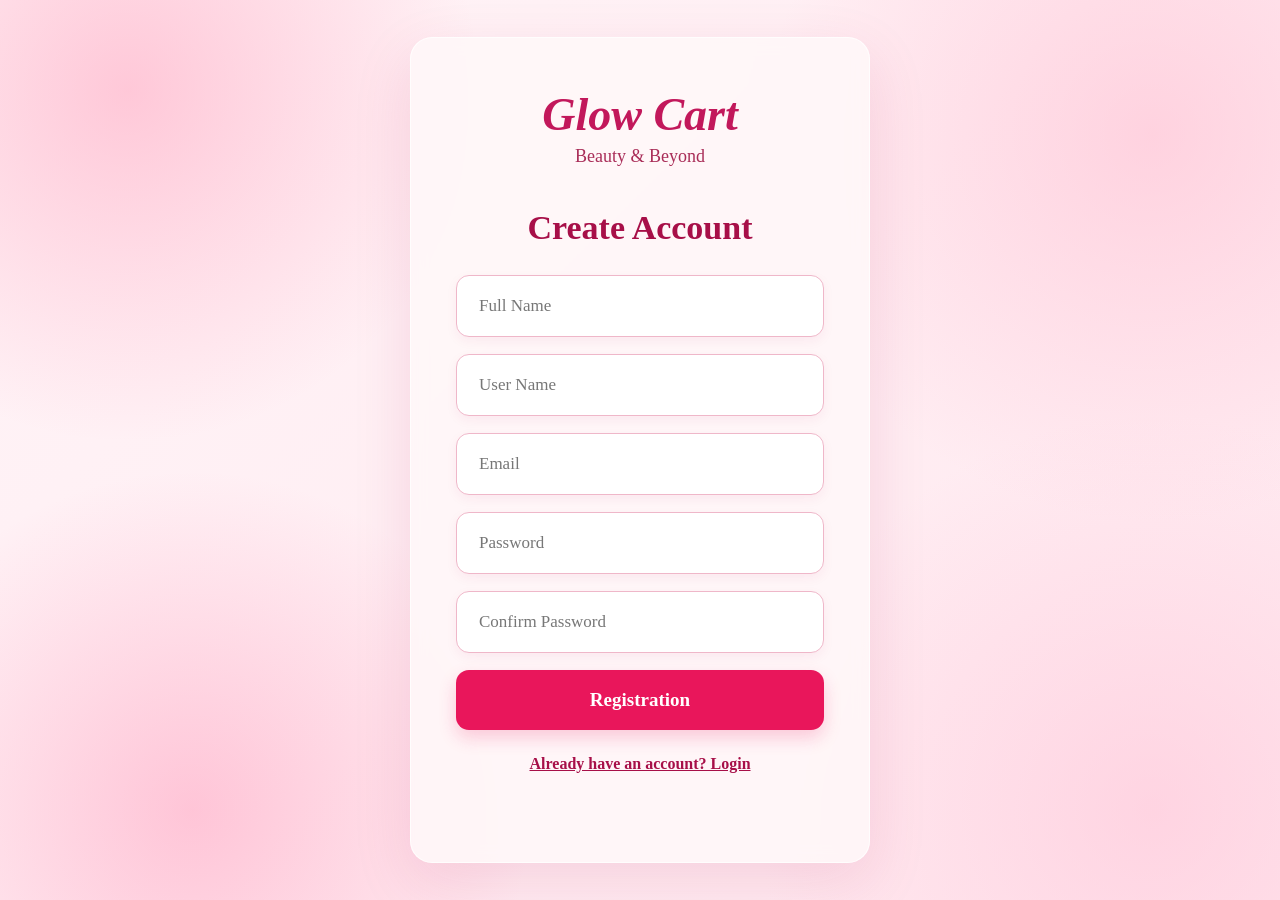
<file: pages/register.html>
<!DOCTYPE html>
<html lang="en">
<head>
    <meta charset="UTF-8">
    <meta name="viewport" content="width=device-width, initial-scale=1.0">
    <title>Registration — Glow Cart</title>
    <link rel="stylesheet" href="../css/auth.css">
</head>
<body>

<div class="auth-page">

    <div class="auth-card">

        <div class="brand">
            <h1>Glow Cart</h1>
            <p>Beauty & Beyond</p>
        </div>

        <div class="auth-heading">
            <h2>Create Account</h2>
        </div>

        <form id="registerForm">

            <div class="input-group">
                <input
                    type="text"
                    id="registerName"
                    placeholder="Full Name"
                    required
                >
            </div>

            <div class="input-group">
                <input
                    type="text"
                    id="registerUsername"
                    placeholder="User Name"
                    required
                >
            </div>

            <div class="input-group">
                <input
                    type="email"
                    id="registerEmail"
                    placeholder="Email"
                    required
                >
            </div>

            <div class="input-group">
                <input
                    type="password"
                    id="registerPassword"
                    placeholder="Password"
                    required
                >
            </div>

            <div class="input-group">
                <input
                    type="password"
                    id="confirmPassword"
                    placeholder="Confirm Password"
                    required
                >
            </div>

            <button type="submit" class="login-btn">
                Registration
            </button>

        </form>

        <a href="login.html" class="forgot-password">
            Already have an account? Login
        </a>

        <p id="registerMessage" class="auth-message"></p>

    </div>

</div>

<script src="../js/auth.js"></script>

</body>
</html>
</file>
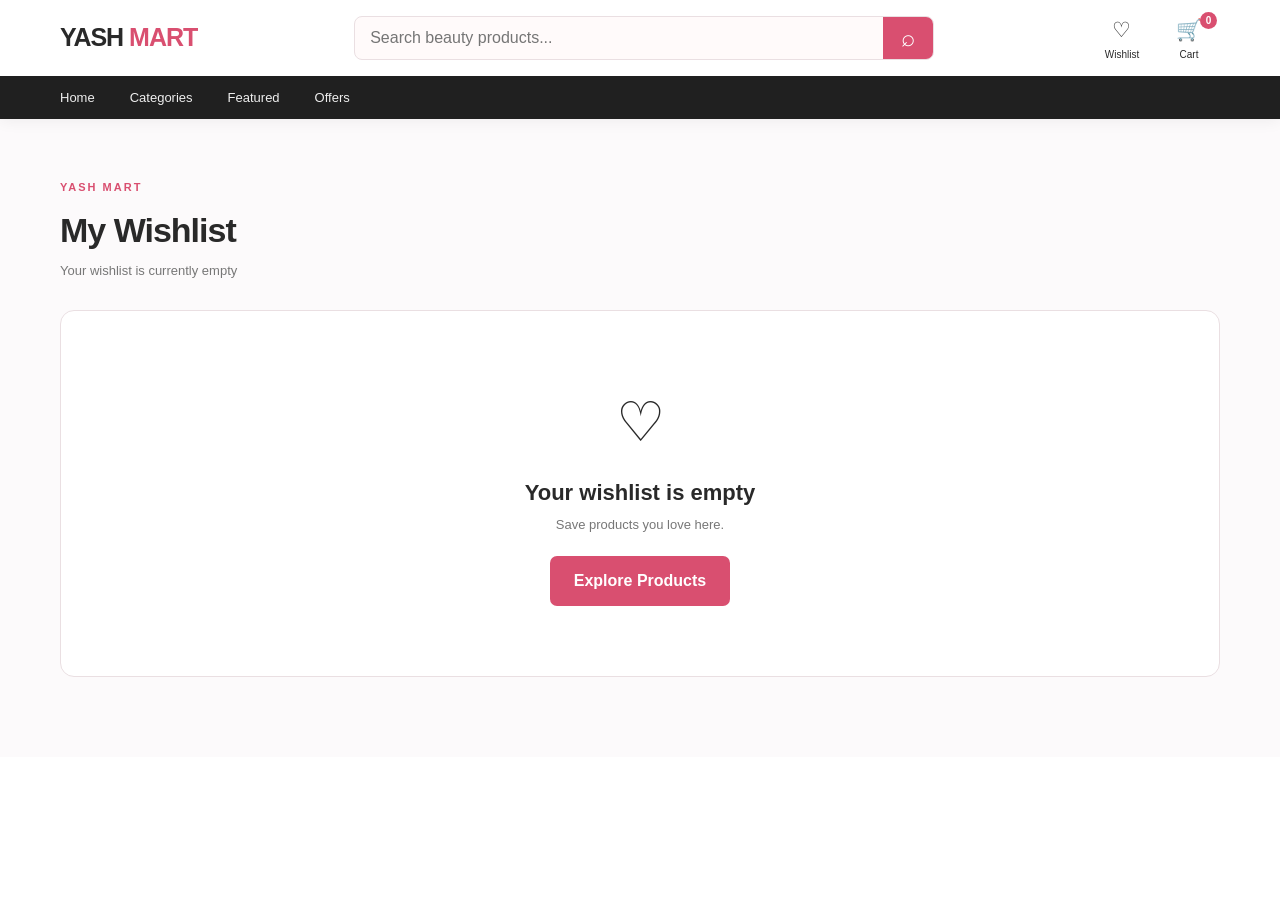
<file: pages/wishlist.html>
<!DOCTYPE html>
<html lang="en">
<head>
    <meta charset="UTF-8">
    <meta name="viewport" content="width=device-width, initial-scale=1.0">
    <title>Wishlist | YASH MART</title>

    <link rel="stylesheet" href="../css/style.css">
    <link rel="stylesheet" href="../css/cart.css">
</head>

<body>

<header class="header">

    <div class="container top-header">

        <a href="../index.html" class="logo">
            YASH <span>MART</span>
        </a>

        <div class="search-box">
            <input
                type="text"
                placeholder="Search beauty products..."
            >
            <button>⌕</button>
        </div>

        <div class="header-actions">

            <a href="wishlist.html" class="header-btn">
                <span>♡</span>
                <small>Wishlist</small>
            </a>

            <a href="cart.html" class="header-btn cart-button">
                <span>🛒</span>
                <small>Cart</small>
                <b id="cartCount">0</b>
            </a>

        </div>

    </div>

    <nav class="nav">

        <div class="container nav-inner">

            <a href="../index.html">
                Home
            </a>

            <a href="../index.html#categories">
                Categories
            </a>

            <a href="../index.html#featured">
                Featured
            </a>

            <a href="../index.html#offers">
                Offers
            </a>

        </div>

    </nav>

</header>

<main>

<section class="cart-section">

    <div class="container">

        <div class="page-heading">

            <p class="eyebrow">
                YASH MART
            </p>

            <h1>
                My Wishlist
            </h1>

            <p id="wishlistText">
                Your saved beauty products
            </p>

        </div>

        <div
            id="wishlistEmpty"
            class="empty-state">

            <div class="empty-icon">
                ♡
            </div>

            <h2>
                Your wishlist is empty
            </h2>

            <p>
                Save products you love here.
            </p>

            <a
                href="../index.html#categories"
                class="primary-btn">
                Explore Products
            </a>

        </div>

        <div
            id="wishlistGrid"
            class="wishlist-grid">
        </div>

    </div>

</section>

</main>

<div class="toast" id="toast"></div>

<script src="../data/products.js"></script>
<script src="../js/cart.js"></script>

<script>

const wishlistGrid =
    document.getElementById("wishlistGrid");

const wishlistEmpty =
    document.getElementById("wishlistEmpty");

const wishlistText =
    document.getElementById("wishlistText");

function renderWishlist() {

    const wishlist =
        getWishlist();

    if (wishlist.length === 0) {

        wishlistEmpty.style.display =
            "block";

        wishlistGrid.style.display =
            "none";

        wishlistText.textContent =
            "Your wishlist is currently empty";

        return;
    }

    wishlistEmpty.style.display =
        "none";

    wishlistGrid.style.display =
        "grid";

    wishlistText.textContent =
        `${wishlist.length} saved product(s)`;

    wishlistGrid.innerHTML = "";

    wishlist.forEach(product => {

        const card =
            document.createElement("article");

        card.className =
            "wishlist-card";

        card.innerHTML = `

            <div class="wishlist-image">
                ${product.image}
            </div>

            <div class="wishlist-info">

                <span class="cart-brand">
                    ${product.brand}
                </span>

                <h3>
                    ${product.name}
                </h3>

                <p>
                    ${product.type}
                </p>

                <strong>
                    ${formatCartPrice(product.price)}
                </strong>

                <div class="wishlist-actions">

                    <button
                        class="wishlist-cart-btn"
                        onclick="moveToCart(${product.id})">
                        Add to Cart
                    </button>

                    <button
                        class="wishlist-remove-btn"
                        onclick="removeWishlistItem(${product.id})">
                        Remove
                    </button>

                </div>

            </div>
        `;

        wishlistGrid.appendChild(card);
    });
}

function moveToCart(productId) {

    addToCart(productId);

    removeFromWishlist(productId);

    renderWishlist();
}

function removeWishlistItem(productId) {

    removeFromWishlist(productId);

    showToast("Removed from wishlist");

    renderWishlist();
}

renderWishlist();
updateCartCount();

</script>

</body>
</html>
</file>
<file: css/style.css>
* {
    margin: 0;
    padding: 0;
    box-sizing: border-box;
}

:root {
    --primary: #d94f70;
    --primary-dark: #b93d5c;
    --soft: #fff3f6;
    --dark: #202020;
    --text: #292929;
    --muted: #777;
    --border: #eadfe2;
    --white: #ffffff;
    --background: #fcfafb;
}

html {
    scroll-behavior: smooth;
}

body {
    font-family: Arial, Helvetica, sans-serif;
    background: var(--white);
    color: var(--text);
    line-height: 1.5;
}

button,
input {
    font: inherit;
}

button {
    cursor: pointer;
}

a {
    text-decoration: none;
    color: inherit;
}

.container {
    width: min(1160px, calc(100% - 40px));
    margin: auto;
}

.header {
    position: sticky;
    top: 0;
    z-index: 1000;
    background: white;
    box-shadow: 0 2px 15px rgba(0, 0, 0, 0.06);
}

.top-header {
    min-height: 76px;
    display: flex;
    align-items: center;
    gap: 30px;
}

.logo {
    font-size: 25px;
    font-weight: 900;
    letter-spacing: -1px;
    white-space: nowrap;
}

.logo span {
    color: var(--primary);
}

.search-box {
    flex: 1;
    max-width: 580px;
    height: 44px;
    display: flex;
    border: 1px solid var(--border);
    border-radius: 8px;
    background: #fffafa;
    overflow: hidden;
    margin: auto;
}

.search-box input {
    flex: 1;
    border: 0;
    outline: 0;
    padding: 0 15px;
    background: transparent;
}

.search-box button {
    width: 50px;
    border: 0;
    background: var(--primary);
    color: white;
    font-size: 24px;
}

.header-actions {
    display: flex;
    gap: 5px;
}

.header-btn {
    position: relative;
    border: 0;
    background: transparent;
    min-width: 62px;
    display: flex;
    flex-direction: column;
    align-items: center;
    gap: 1px;
}

.header-btn span {
    font-size: 21px;
}

.header-btn small {
    font-size: 10px;
}

.header-btn:hover {
    color: var(--primary);
}

.cart-button b {
    position: absolute;
    top: -2px;
    right: 3px;
    width: 17px;
    height: 17px;
    background: var(--primary);
    color: white;
    border-radius: 50%;
    font-size: 10px;
    display: flex;
    align-items: center;
    justify-content: center;
}

.nav {
    background: var(--dark);
    color: white;
}

.nav-inner {
    height: 43px;
    display: flex;
    align-items: center;
    gap: 35px;
}

.nav-inner a {
    color: #eeeeee;
    font-size: 13px;
}

.nav-inner a:hover {
    color: #ffb5c7;
}

.hero {
    background: linear-gradient(120deg, #fff6f8, #fff);
    overflow: hidden;
}

.hero-content {
    min-height: 480px;
    display: flex;
    align-items: center;
    justify-content: space-between;
    gap: 50px;
}

.hero-text {
    max-width: 610px;
    padding: 60px 0;
}

.eyebrow {
    color: var(--primary);
    font-size: 11px;
    font-weight: 800;
    letter-spacing: 2px;
    margin-bottom: 9px;
}

.hero h1 {
    font-size: clamp(40px, 5vw, 64px);
    line-height: 1.05;
    letter-spacing: -2px;
    margin-bottom: 20px;
}

.hero h1 span {
    display: block;
    color: var(--primary);
}

.hero-text > p:not(.eyebrow) {
    max-width: 500px;
    color: var(--muted);
    margin-bottom: 28px;
}

.primary-btn {
    display: inline-flex;
    padding: 13px 24px;
    border-radius: 7px;
    background: var(--primary);
    color: white;
    font-weight: 700;
    transition: 0.2s;
}

.primary-btn:hover {
    background: var(--primary-dark);
    transform: translateY(-2px);
}

.hero-visual {
    position: relative;
    width: 390px;
    height: 350px;
    display: flex;
    align-items: center;
    justify-content: center;
}

.circle {
    position: absolute;
    border-radius: 50%;
}

.circle-one {
    width: 290px;
    height: 290px;
    right: 5px;
    top: 20px;
    background: #f8cbd6;
}

.circle-two {
    width: 170px;
    height: 170px;
    left: 5px;
    bottom: 5px;
    background: #f2a6b8;
}

.beauty-card {
    position: relative;
    z-index: 2;
    width: 240px;
    height: 210px;
    background: white;
    border-radius: 20px;
    box-shadow: 0 20px 50px rgba(0, 0, 0, 0.13);
    display: flex;
    flex-direction: column;
    align-items: center;
    justify-content: center;
}

.beauty-icon {
    font-size: 65px;
    margin-bottom: 8px;
}

.beauty-card strong {
    font-size: 22px;
}

.beauty-card span {
    color: var(--muted);
    font-size: 12px;
}

.categories,
.featured {
    padding: 75px 0;
}

.section-heading {
    margin-bottom: 30px;
}

.section-heading h2 {
    font-size: 31px;
    letter-spacing: -0.7px;
}

.category-grid {
    display: grid;
    grid-template-columns: repeat(6, 1fr);
    gap: 15px;
}

.category-card {
    border: 1px solid var(--border);
    background: white;
    border-radius: 12px;
    padding: 25px 10px;
    text-align: center;
    color: var(--text);
    transition: 0.2s;
}

.category-card:hover {
    border-color: var(--primary);
    transform: translateY(-4px);
    box-shadow: 0 12px 25px rgba(217, 79, 112, 0.12);
}

.category-icon {
    width: 65px;
    height: 65px;
    margin: auto auto 13px;
    border-radius: 50%;
    background: var(--soft);
    display: flex;
    align-items: center;
    justify-content: center;
    font-size: 30px;
}

.category-card h3 {
    font-size: 15px;
    margin-bottom: 4px;
}

.category-card p {
    color: var(--muted);
    font-size: 10px;
}

.subcategory-section {
    padding: 75px 0;
    background: var(--background);
}

.subcategory-layout {
    display: grid;
    grid-template-columns: 270px 1fr;
    gap: 25px;
}

.subcategory-menu {
    display: flex;
    flex-direction: column;
    gap: 8px;
}

.subcategory-item {
    width: 100%;
    border: 1px solid var(--border);
    background: white;
    border-radius: 10px;
    padding: 15px;
    display: flex;
    align-items: center;
    gap: 13px;
    text-align: left;
    color: var(--text);
}

.subcategory-item > span {
    font-size: 25px;
}

.subcategory-item div {
    display: flex;
    flex-direction: column;
}

.subcategory-item strong {
    font-size: 14px;
}

.subcategory-item small {
    color: var(--muted);
    font-size: 10px;
    margin-top: 2px;
}

.subcategory-item:hover,
.subcategory-item.active {
    border-color: var(--primary);
    background: var(--soft);
}

.subcategory-content {
    background: white;
    border: 1px solid var(--border);
    border-radius: 12px;
    padding: 25px;
}

.subcategory-header {
    margin-bottom: 22px;
}

.subcategory-header h3 {
    font-size: 23px;
}

.subcategory-grid {
    display: grid;
    grid-template-columns: repeat(3, 1fr);
    gap: 14px;
}

.subcategory-card {
    border: 1px solid var(--border);
    background: white;
    border-radius: 10px;
    padding: 20px;
    text-align: left;
    transition: 0.2s;
}

.subcategory-card:hover {
    border-color: var(--primary);
    transform: translateY(-3px);
}

.subcategory-card .sub-icon {
    width: 45px;
    height: 45px;
    border-radius: 9px;
    background: var(--soft);
    display: flex;
    align-items: center;
    justify-content: center;
    font-size: 22px;
    margin-bottom: 12px;
}

.subcategory-card h4 {
    font-size: 14px;
    margin-bottom: 4px;
}

.subcategory-card p {
    color: var(--muted);
    font-size: 10px;
}

.preview-grid {
    display: grid;
    grid-template-columns: repeat(4, 1fr);
    gap: 18px;
}

.preview-card {
    border: 1px solid var(--border);
    border-radius: 12px;
    overflow: hidden;
    background: white;
}

.preview-image {
    height: 160px;
    background: var(--soft);
    display: flex;
    align-items: center;
    justify-content: center;
    font-size: 60px;
}

.preview-card h3 {
    font-size: 15px;
    padding: 14px 14px 3px;
}

.preview-card p {
    color: var(--muted);
    font-size: 11px;
    padding: 0 14px 15px;
}

.offers {
    padding: 0 0 75px;
}

.offer-box {
    background: var(--dark);
    color: white;
    border-radius: 15px;
    padding: 40px 45px;
    display: flex;
    align-items: center;
    justify-content: space-between;
    gap: 30px;
}

.offer-box h2 {
    font-size: 27px;
    margin-bottom: 8px;
}

.offer-box > div > p:last-child {
    color: #bcbcbc;
    font-size: 13px;
}

.footer {
    background: #171717;
    color: white;
}

.footer-content {
    padding: 50px 0;
    display: flex;
    justify-content: space-between;
    gap: 30px;
}

.footer-content p {
    color: #999;
    font-size: 12px;
    margin-top: 10px;
}

.footer-links {
    display: flex;
    gap: 25px;
    align-items: center;
}

.footer-links a {
    color: #aaa;
    font-size: 12px;
}

.footer-links a:hover {
    color: var(--primary);
}

.footer-bottom {
    border-top: 1px solid #303030;
    text-align: center;
    padding: 17px;
    color: #777;
    font-size: 11px;
}

.toast {
    position: fixed;
    right: 20px;
    bottom: 20px;
    background: #202020;
    color: white;
    padding: 12px 18px;
    border-radius: 7px;
    font-size: 12px;
    opacity: 0;
    transform: translateY(30px);
    pointer-events: none;
    transition: 0.25s;
    z-index: 2000;
}

.toast.show {
    opacity: 1;
    transform: translateY(0);
}

@media (max-width: 1000px) {
    .category-grid {
        grid-template-columns: repeat(3, 1fr);
    }

    .preview-grid {
        grid-template-columns: repeat(2, 1fr);
    }

    .hero-visual {
        width: 320px;
    }
}

@media (max-width: 800px) {
    .top-header {
        flex-wrap: wrap;
        padding: 12px 0;
        gap: 12px;
    }

    .search-box {
        order: 3;
        flex-basis: 100%;
        max-width: none;
    }

    .header-actions {
        margin-left: auto;
    }

    .hero-content {
        min-height: auto;
        padding: 40px 0 60px;
    }

    .hero-visual {
        display: none;
    }

    .subcategory-layout {
        grid-template-columns: 1fr;
    }

    .subcategory-menu {
        display: grid;
        grid-template-columns: repeat(2, 1fr);
    }

    .subcategory-grid {
        grid-template-columns: repeat(2, 1fr);
    }

    .offer-box {
        flex-direction: column;
        align-items: flex-start;
    }

    .footer-content {
        flex-direction: column;
    }
}

@media (max-width: 600px) {
    .container {
        width: calc(100% - 24px);
    }

    .logo {
        font-size: 21px;
    }

    .header-btn {
        min-width: 48px;
    }

    .header-btn small {
        display: none;
    }

    .nav-inner {
        gap: 22px;
        overflow-x: auto;
    }

    .hero h1 {
        font-size: 40px;
    }

    .categories,
    .featured,
    .subcategory-section {
        padding: 55px 0;
    }

    .category-grid {
        grid-template-columns: repeat(2, 1fr);
    }

    .subcategory-menu {
        grid-template-columns: 1fr;
    }

    .subcategory-grid {
        grid-template-columns: 1fr;
    }

    .preview-grid {
        grid-template-columns: 1fr 1fr;
        gap: 10px;
    }

    .preview-image {
        height: 130px;
    }

    .offer-box {
        padding: 30px 25px;
    }

    .footer-links {
        flex-wrap: wrap;
        gap: 15px;
    }
}@media (max-width: 900px) {
    .top-header {
        flex-wrap: wrap;
        gap: 15px;
    }

    .search-box {
        order: 3;
        width: 100%;
    }

    .header-actions {
        margin-left: auto;
    }

    .nav-inner {
        overflow-x: auto;
        white-space: nowrap;
        scrollbar-width: none;
    }

    .nav-inner::-webkit-scrollbar {
        display: none;
    }
}

@media (max-width: 600px) {
    .top-header {
        padding-top: 12px;
        padding-bottom: 12px;
    }

    .logo {
        font-size: 18px;
    }

    .header-actions {
        gap: 4px;
    }

    .header-btn {
        padding: 6px;
    }

    .header-btn small {
        font-size: 8px;
    }

    .header-btn span {
        font-size: 16px;
    }

    .header-btn b {
        font-size: 8px;
        min-width: 15px;
        height: 15px;
    }

    .nav-inner {
        gap: 18px;
    }

    .nav-inner a {
        font-size: 11px;
    }
}@media (max-width: 700px) {
    .category-grid {
        grid-template-columns: repeat(2, 1fr);
        gap: 10px;
    }

    .category-card {
        padding: 15px 10px;
    }

    .category-card h3 {
        font-size: 13px;
    }

    .category-card p {
        font-size: 9px;
    }

    .subcategory-layout {
        grid-template-columns: 1fr;
    }

    .subcategory-menu {
        display: flex;
        overflow-x: auto;
        gap: 8px;
        scrollbar-width: none;
    }

    .subcategory-menu::-webkit-scrollbar {
        display: none;
    }

    .subcategory-item {
        min-width: 145px;
    }

    .subcategory-grid {
        grid-template-columns: repeat(2, 1fr);
    }
}

@media (max-width: 400px) {
    .category-grid {
        grid-template-columns: 1fr 1fr;
    }

    .subcategory-item {
        min-width: 130px;
    }
}
.toast {
    position: fixed;
    left: 50%;
    bottom: 25px;
    transform: translate(-50%, 20px);
    background: #222;
    color: #fff;
    padding: 11px 17px;
    border-radius: 7px;
    font-size: 12px;
    opacity: 0;
    visibility: hidden;
    pointer-events: none;
    transition: 0.25s ease;
    z-index: 9999;
}

.toast.show {
    opacity: 1;
    visibility: visible;
    transform: translate(-50%, 0);
}
.header-btn {
    text-decoration: none;
    color: inherit;
    cursor: pointer;
}

.header-btn:hover {
    text-decoration: none;
}
.account-wrapper {
    position: relative;
}

.account-btn {
    cursor: pointer;
    border: none;
    background: transparent;
}

.account-menu {
    position: absolute;
    top: calc(100% + 10px);
    right: 0;
    width: 180px;
    padding: 8px;
    background: #ffffff;
    border: 1px solid #f0d5df;
    border-radius: 12px;
    box-shadow: 0 12px 30px rgba(0, 0, 0, 0.12);
    display: none;
    z-index: 1000;
}

.account-menu.show {
    display: block;
}

.account-menu a,
.account-menu button {
    display: block;
    width: 100%;
    padding: 11px 13px;
    border: none;
    background: transparent;
    color: #333;
    text-align: left;
    text-decoration: none;
    font-size: 14px;
    border-radius: 8px;
    cursor: pointer;
}

.account-menu a:hover,
.account-menu button:hover {
    background: #fff0f5;
    color: #c2185b;
}
</file>
<file: css/products.css>
.products-section {
    padding: 70px 0;
    background: #fcfafb;
}

.products-header {
    display: flex;
    justify-content: space-between;
    align-items: end;
    gap: 20px;
    margin-bottom: 25px;
}

.products-header h2 {
    font-size: 30px;
}

.products-header p {
    color: #777;
    font-size: 13px;
    margin-top: 4px;
}

.product-controls {
    display: flex;
    gap: 10px;
}

.product-controls select {
    border: 1px solid #eadfe2;
    background: white;
    padding: 10px 12px;
    border-radius: 7px;
    outline: none;
}

.brand-filter {
    display: flex;
    gap: 8px;
    flex-wrap: wrap;
    margin-bottom: 25px;
}

.brand-filter button {
    border: 1px solid #eadfe2;
    background: white;
    color: #333;
    padding: 9px 15px;
    border-radius: 30px;
    font-size: 12px;
}

.brand-filter button:hover,
.brand-filter button.active {
    background: #d94f70;
    border-color: #d94f70;
    color: white;
}

.products-grid {
    display: grid;
    grid-template-columns: repeat(4, 1fr);
    gap: 18px;
}

.product-card {
    position: relative;
    background: white;
    border: 1px solid #eadfe2;
    border-radius: 12px;
    overflow: hidden;
    transition: 0.2s;
}

.product-card:hover {
    transform: translateY(-4px);
    box-shadow: 0 12px 30px rgba(217, 79, 112, 0.12);
}

.product-image {
    height: 220px;
    background: #fff3f6;
    display: flex;
    align-items: center;
    justify-content: center;
    font-size: 75px;
}

.product-info {
    padding: 16px;
}

.product-brand {
    color: #d94f70;
    text-transform: uppercase;
    letter-spacing: .7px;
    font-size: 10px;
    font-weight: 800;
}

.product-name {
    font-size: 15px;
    margin: 5px 0;
    min-height: 42px;
}

.product-type {
    color: #888;
    font-size: 11px;
}

.product-rating {
    color: #e49a00;
    font-size: 12px;
    margin: 8px 0;
}

.product-price {
    font-size: 18px;
    font-weight: 800;
}

.old-price {
    color: #999;
    font-size: 11px;
    text-decoration: line-through;
    margin-left: 5px;
    font-weight: 400;
}

.discount {
    color: #168a48;
    font-size: 10px;
    margin-left: 5px;
    font-weight: 700;
}

.product-actions {
    display: flex;
    gap: 7px;
    margin-top: 13px;
}

.add-cart {
    flex: 1;
    border: 0;
    border-radius: 6px;
    background: #d94f70;
    color: white;
    padding: 10px;
    font-size: 12px;
    font-weight: 700;
}

.add-cart:hover {
    background: #b93d5c;
}

.add-wishlist {
    width: 42px;
    border: 1px solid #eadfe2;
    background: white;
    border-radius: 6px;
    font-size: 20px;
}

.add-wishlist.active {
    color: #d94f70;
    border-color: #d94f70;
}

.no-products {
    display: none;
    text-align: center;
    padding: 70px 20px;
}

.no-products .empty-icon {
    font-size: 50px;
    margin-bottom: 10px;
}

.no-products h3 {
    margin-bottom: 5px;
}

.no-products p {
    color: #777;
    font-size: 13px;
}

@media (max-width: 1000px) {
    .products-grid {
        grid-template-columns: repeat(3, 1fr);
    }
}

@media (max-width: 700px) {
    .products-header {
        align-items: flex-start;
        flex-direction: column;
    }

    .products-grid {
        grid-template-columns: repeat(2, 1fr);
    }
}

@media (max-width: 450px) {
    .products-grid {
        grid-template-columns: 1fr;
    }

    .product-image {
        height: 200px;
    }
}@media (max-width: 800px) {
    .products-grid {
        grid-template-columns: repeat(3, 1fr);
        gap: 12px;
    }
}

@media (max-width: 600px) {
    .products-grid {
        grid-template-columns: repeat(2, 1fr);
        gap: 10px;
    }

    .product-card {
        min-width: 0;
    }

    .product-name {
        font-size: 12px;
    }

    .product-brand,
    .product-type {
        font-size: 9px;
    }

    .product-price {
        font-size: 12px;
    }

    .product-actions {
        gap: 5px;
    }

    .add-cart {
        font-size: 10px;
        padding: 9px 5px;
    }

    .add-wishlist {
        width: 35px;
        min-width: 35px;
    }
}
</file>
<file: css/cart.css>
.cart-section {
    padding: 60px 0 80px;
    background: #fcfafb;
    min-height: 70vh;
}

.page-heading {
    margin-bottom: 30px;
}

.page-heading h1 {
    font-size: 34px;
    letter-spacing: -1px;
}

.page-heading > p:last-child {
    color: #777;
    font-size: 13px;
    margin-top: 5px;
}

.cart-layout {
    display: grid;
    grid-template-columns: 1fr 330px;
    gap: 25px;
    align-items: start;
}

.cart-products {
    display: flex;
    flex-direction: column;
    gap: 12px;
}

.cart-item {
    background: white;
    border: 1px solid #eadfe2;
    border-radius: 12px;
    padding: 16px;
    display: grid;
    grid-template-columns: 100px 1fr auto auto auto;
    gap: 18px;
    align-items: center;
}

.cart-product-image {
    width: 100px;
    height: 100px;
    border-radius: 10px;
    background: #fff3f6;
    display: flex;
    align-items: center;
    justify-content: center;
    font-size: 45px;
}

.cart-brand {
    display: block;
    color: #d94f70;
    font-size: 10px;
    font-weight: 800;
    text-transform: uppercase;
    letter-spacing: .7px;
    margin-bottom: 4px;
}

.cart-product-info h3 {
    font-size: 15px;
    margin-bottom: 3px;
}

.cart-product-info p {
    color: #888;
    font-size: 11px;
    margin-bottom: 7px;
}

.cart-product-info strong {
    font-size: 15px;
}

.quantity-control {
    display: flex;
    align-items: center;
    border: 1px solid #eadfe2;
    border-radius: 7px;
    overflow: hidden;
}

.quantity-control button {
    width: 30px;
    height: 32px;
    border: 0;
    background: #fff3f6;
}

.quantity-control span {
    width: 32px;
    text-align: center;
    font-size: 12px;
}

.cart-item-total {
    font-weight: 800;
    white-space: nowrap;
}

.remove-cart {
    border: 0;
    background: transparent;
    color: #d94f70;
    font-size: 11px;
}

.cart-summary {
    background: white;
    border: 1px solid #eadfe2;
    border-radius: 12px;
    padding: 23px;
    position: sticky;
    top: 130px;
}

.cart-summary h2 {
    font-size: 20px;
    margin-bottom: 20px;
}

.summary-row,
.summary-total {
    display: flex;
    justify-content: space-between;
    align-items: center;
}

.summary-row {
    margin-bottom: 12px;
    font-size: 13px;
}

.summary-row strong {
    font-size: 13px;
}

.summary-line {
    height: 1px;
    background: #eadfe2;
    margin: 17px 0;
}

.summary-total {
    font-size: 17px;
    margin-bottom: 20px;
}

.checkout-btn {
    width: 100%;
    border: 0;
    border-radius: 7px;
    background: #d94f70;
    color: white;
    padding: 13px;
    font-weight: 700;
    cursor: pointer;
}

.checkout-btn:hover {
    background: #b93d5c;
}

.continue-shopping {
    display: block;
    text-align: center;
    margin-top: 15px;
    color: #777;
    font-size: 11px;
}

.empty-state {
    background: white;
    border: 1px solid #eadfe2;
    border-radius: 14px;
    padding: 70px 20px;
    text-align: center;
}

.empty-icon {
    font-size: 55px;
    margin-bottom: 12px;
}

.empty-state h2 {
    font-size: 22px;
    margin-bottom: 6px;
}

.empty-state p {
    color: #777;
    font-size: 13px;
    margin-bottom: 22px;
}

.wishlist-grid {
    display: grid;
    grid-template-columns: repeat(4, 1fr);
    gap: 18px;
}

.wishlist-card {
    background: white;
    border: 1px solid #eadfe2;
    border-radius: 12px;
    overflow: hidden;
}

.wishlist-image {
    height: 210px;
    background: #fff3f6;
    display: flex;
    align-items: center;
    justify-content: center;
    font-size: 70px;
}

.wishlist-info {
    padding: 16px;
}

.wishlist-info h3 {
    font-size: 15px;
    min-height: 42px;
    margin-bottom: 3px;
}

.wishlist-info > p {
    color: #888;
    font-size: 11px;
    margin-bottom: 8px;
}

.wishlist-info > strong {
    font-size: 17px;
}

.wishlist-actions {
    display: flex;
    gap: 7px;
    margin-top: 14px;
}

.wishlist-cart-btn {
    flex: 1;
    border: 0;
    border-radius: 6px;
    background: #d94f70;
    color: white;
    padding: 10px;
    font-size: 11px;
    font-weight: 700;
}

.wishlist-remove-btn {
    border: 1px solid #eadfe2;
    background: white;
    border-radius: 6px;
    padding: 0 12px;
    color: #777;
    font-size: 11px;
}

@media (max-width: 1000px) {

    .cart-layout {
        grid-template-columns: 1fr;
    }

    .cart-summary {
        position: static;
    }

    .wishlist-grid {
        grid-template-columns: repeat(3, 1fr);
    }
}

@media (max-width: 750px) {

    .cart-item {
        grid-template-columns: 80px 1fr;
    }

    .cart-product-image {
        width: 80px;
        height: 80px;
    }

    .quantity-control,
    .cart-item-total,
    .remove-cart {
        grid-column: 2;
        justify-self: start;
    }

    .wishlist-grid {
        grid-template-columns: repeat(2, 1fr);
    }
}

@media (max-width: 450px) {

    .wishlist-grid {
        grid-template-columns: 1fr;
    }
}
</file>
<file: css/auth.css>
* {
    margin: 0;
    padding: 0;
    box-sizing: border-box;
}

body {
    font-family: Georgia, "Times New Roman", serif;
    min-height: 100vh;
    background:
        radial-gradient(circle at 10% 10%, rgba(255, 120, 160, 0.35), transparent 25%),
        radial-gradient(circle at 90% 15%, rgba(255, 170, 195, 0.4), transparent 28%),
        radial-gradient(circle at 15% 90%, rgba(255, 100, 150, 0.3), transparent 25%),
        radial-gradient(circle at 90% 90%, rgba(255, 180, 205, 0.4), transparent 28%),
        linear-gradient(135deg, #fff4f7, #ffe8ef);
    color: #b41450;
}

.auth-page {
    min-height: 100vh;
    display: flex;
    justify-content: center;
    align-items: center;
    padding: 25px;
}

.auth-card {
    width: 100%;
    max-width: 460px;
    padding: 50px 45px;
    text-align: center;
    background: rgba(255, 247, 249, 0.88);
    border: 1px solid rgba(255, 255, 255, 0.8);
    border-radius: 22px;
    box-shadow: 0 20px 60px rgba(180, 20, 80, 0.12);
    backdrop-filter: blur(8px);
}

.brand h1 {
    font-size: 46px;
    font-style: italic;
    font-weight: 600;
    color: #c2185b;
    margin-bottom: 5px;
}

.brand p {
    font-size: 18px;
    color: #a92d58;
    margin-bottom: 42px;
}

.auth-heading h2 {
    font-size: 34px;
    color: #a70f48;
    margin-bottom: 28px;
}

.input-group {
    width: 100%;
    margin-bottom: 17px;
}

.input-group input {
    width: 100%;
    height: 62px;
    padding: 0 22px;
    border: 1px solid #efb7c9;
    border-radius: 13px;
    background: #fff;
    color: #333;
    font-family: Georgia, "Times New Roman", serif;
    font-size: 17px;
    outline: none;
    box-shadow: 0 4px 12px rgba(180, 20, 80, 0.06);
    transition: 0.2s ease;
}

.input-group input::placeholder {
    color: #777;
}

.input-group input:focus {
    border-color: #d81b60;
    box-shadow: 0 0 0 3px rgba(216, 27, 96, 0.1);
}

.login-btn,
.register-btn {
    display: flex;
    align-items: center;
    justify-content: center;
    width: 100%;
    height: 60px;
    border: none;
    border-radius: 13px;
    font-family: Georgia, "Times New Roman", serif;
    font-size: 19px;
    font-weight: 600;
    text-decoration: none;
    cursor: pointer;
    transition: 0.2s ease;
}

.login-btn {
    margin-top: 5px;
    background: #e9165b;
    color: white;
    box-shadow: 0 8px 18px rgba(233, 22, 91, 0.2);
}

.login-btn:hover {
    background: #c9104e;
    transform: translateY(-1px);
}

.register-btn {
    margin-top: 14px;
    background: #f4779f;
    color: white;
}

.register-btn:hover {
    background: #e85f8b;
    transform: translateY(-1px);
}

.forgot-password {
    display: inline-block;
    margin-top: 25px;
    color: #a70f48;
    font-size: 16px;
    font-weight: 600;
    text-decoration: underline;
    cursor: pointer;
}

.forgot-password:hover {
    color: #e9165b;
}

.auth-message {
    min-height: 22px;
    margin-top: 17px;
    font-size: 14px;
    font-weight: 600;
}

@media (max-width: 600px) {
    .auth-page {
        padding: 15px;
    }

    .auth-card {
        max-width: 430px;
        padding: 40px 25px;
        border-radius: 18px;
    }

    .brand h1 {
        font-size: 38px;
    }

    .brand p {
        font-size: 16px;
        margin-bottom: 32px;
    }

    .auth-heading h2 {
        font-size: 29px;
    }

    .input-group input {
        height: 56px;
        font-size: 16px;
    }

    .login-btn,
    .register-btn {
        height: 55px;
        font-size: 17px;
    }
}
</file>
